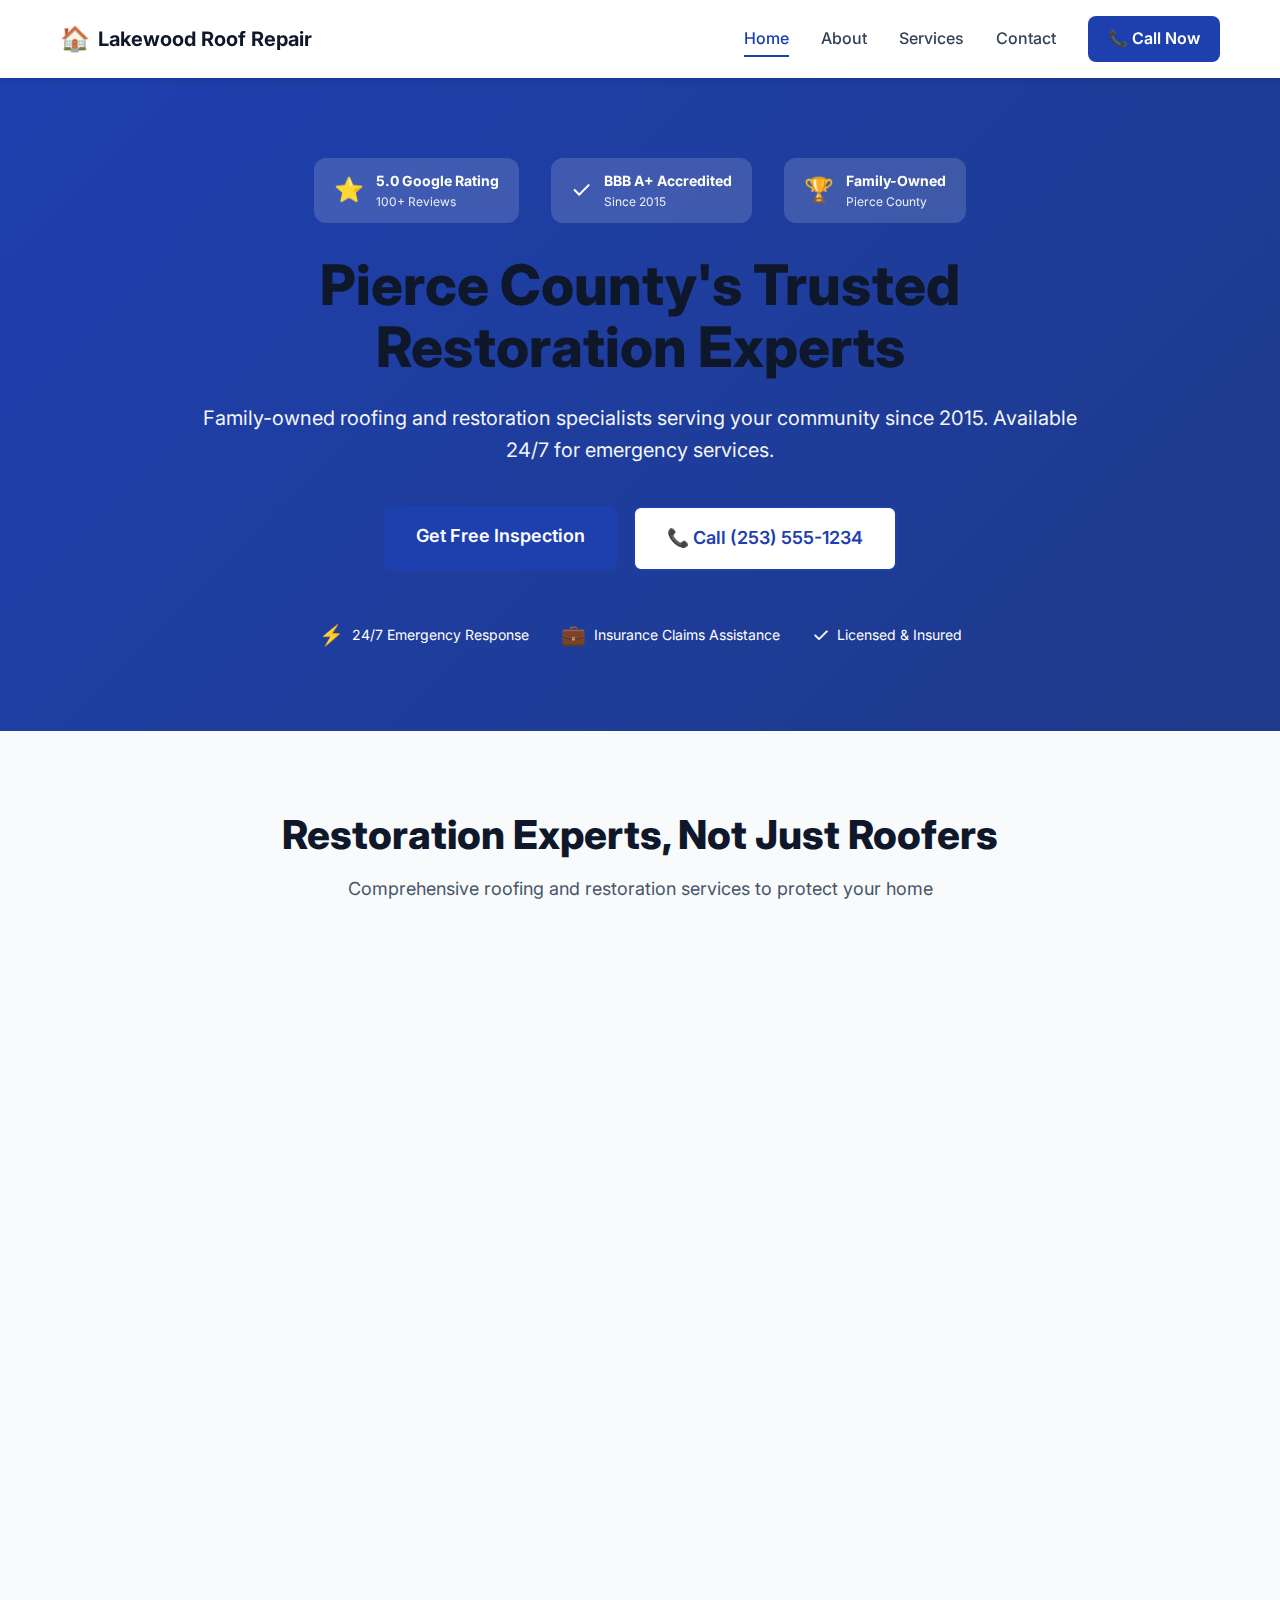
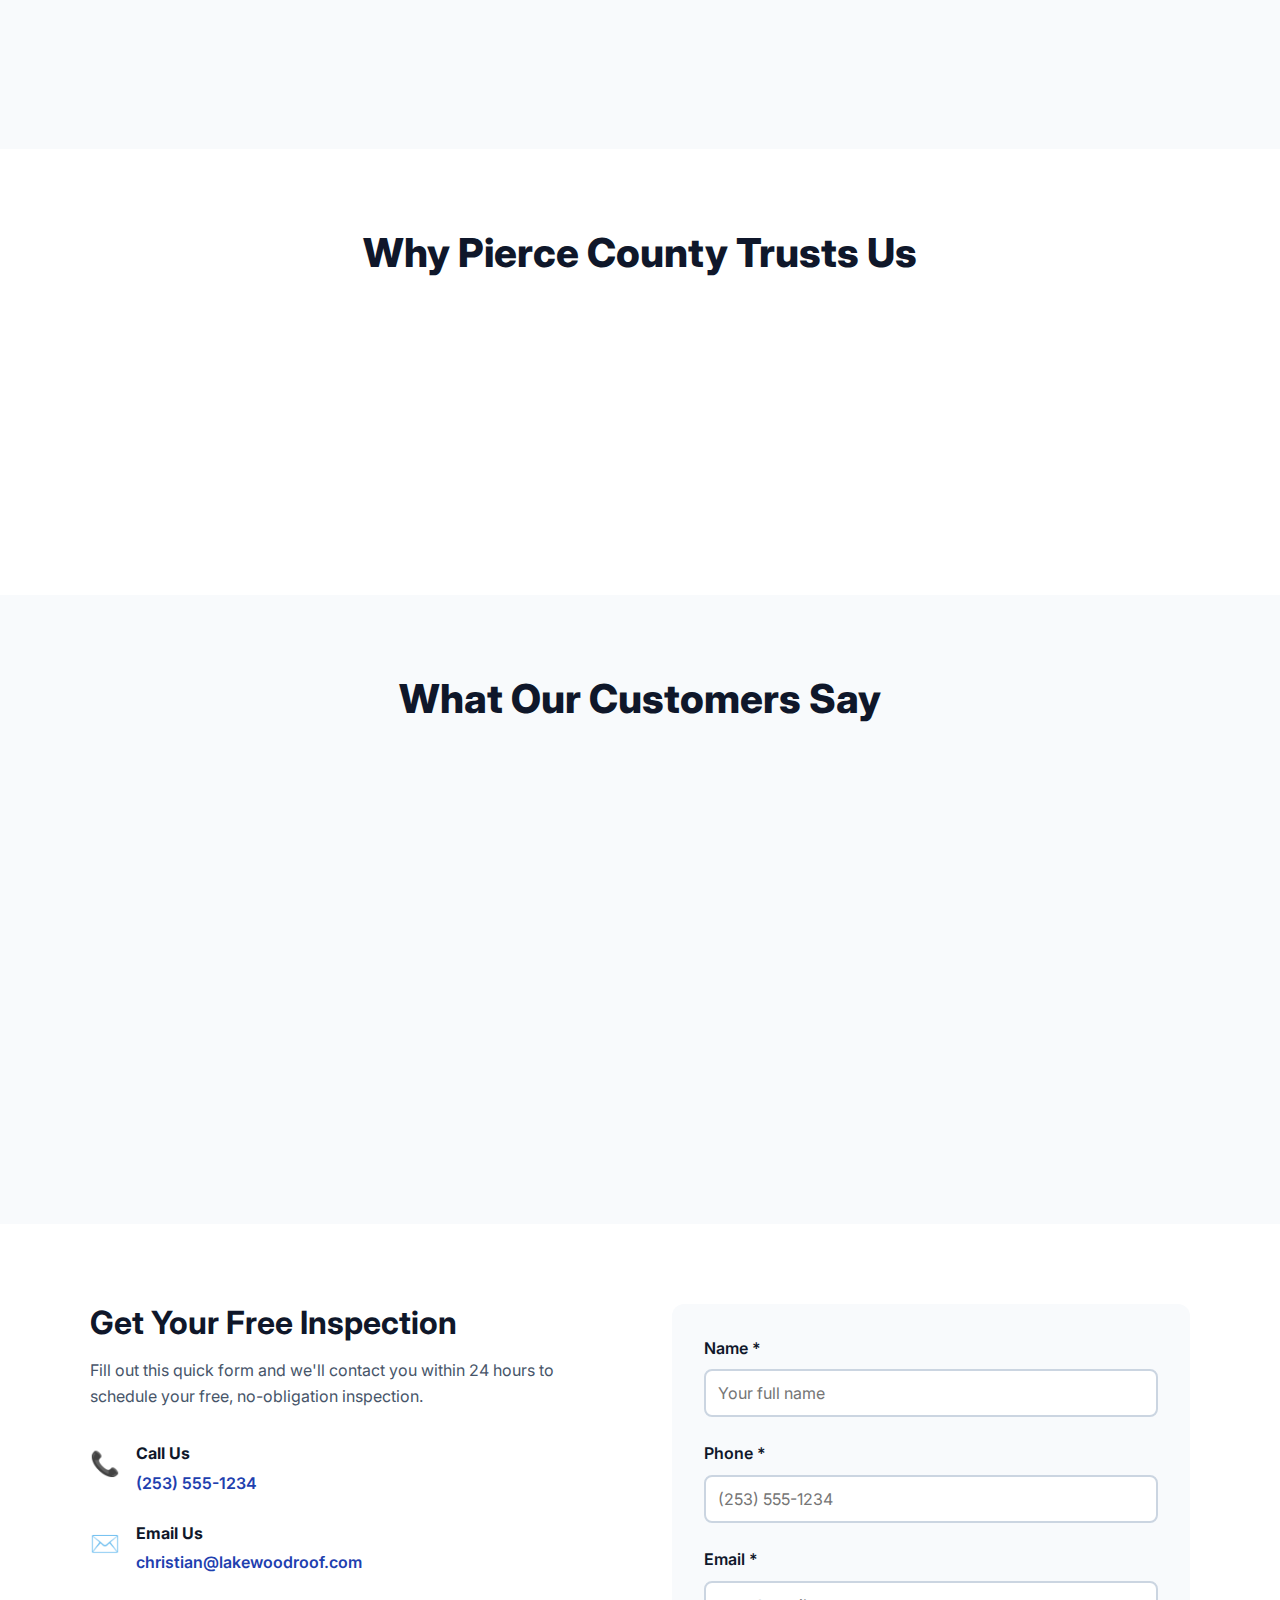
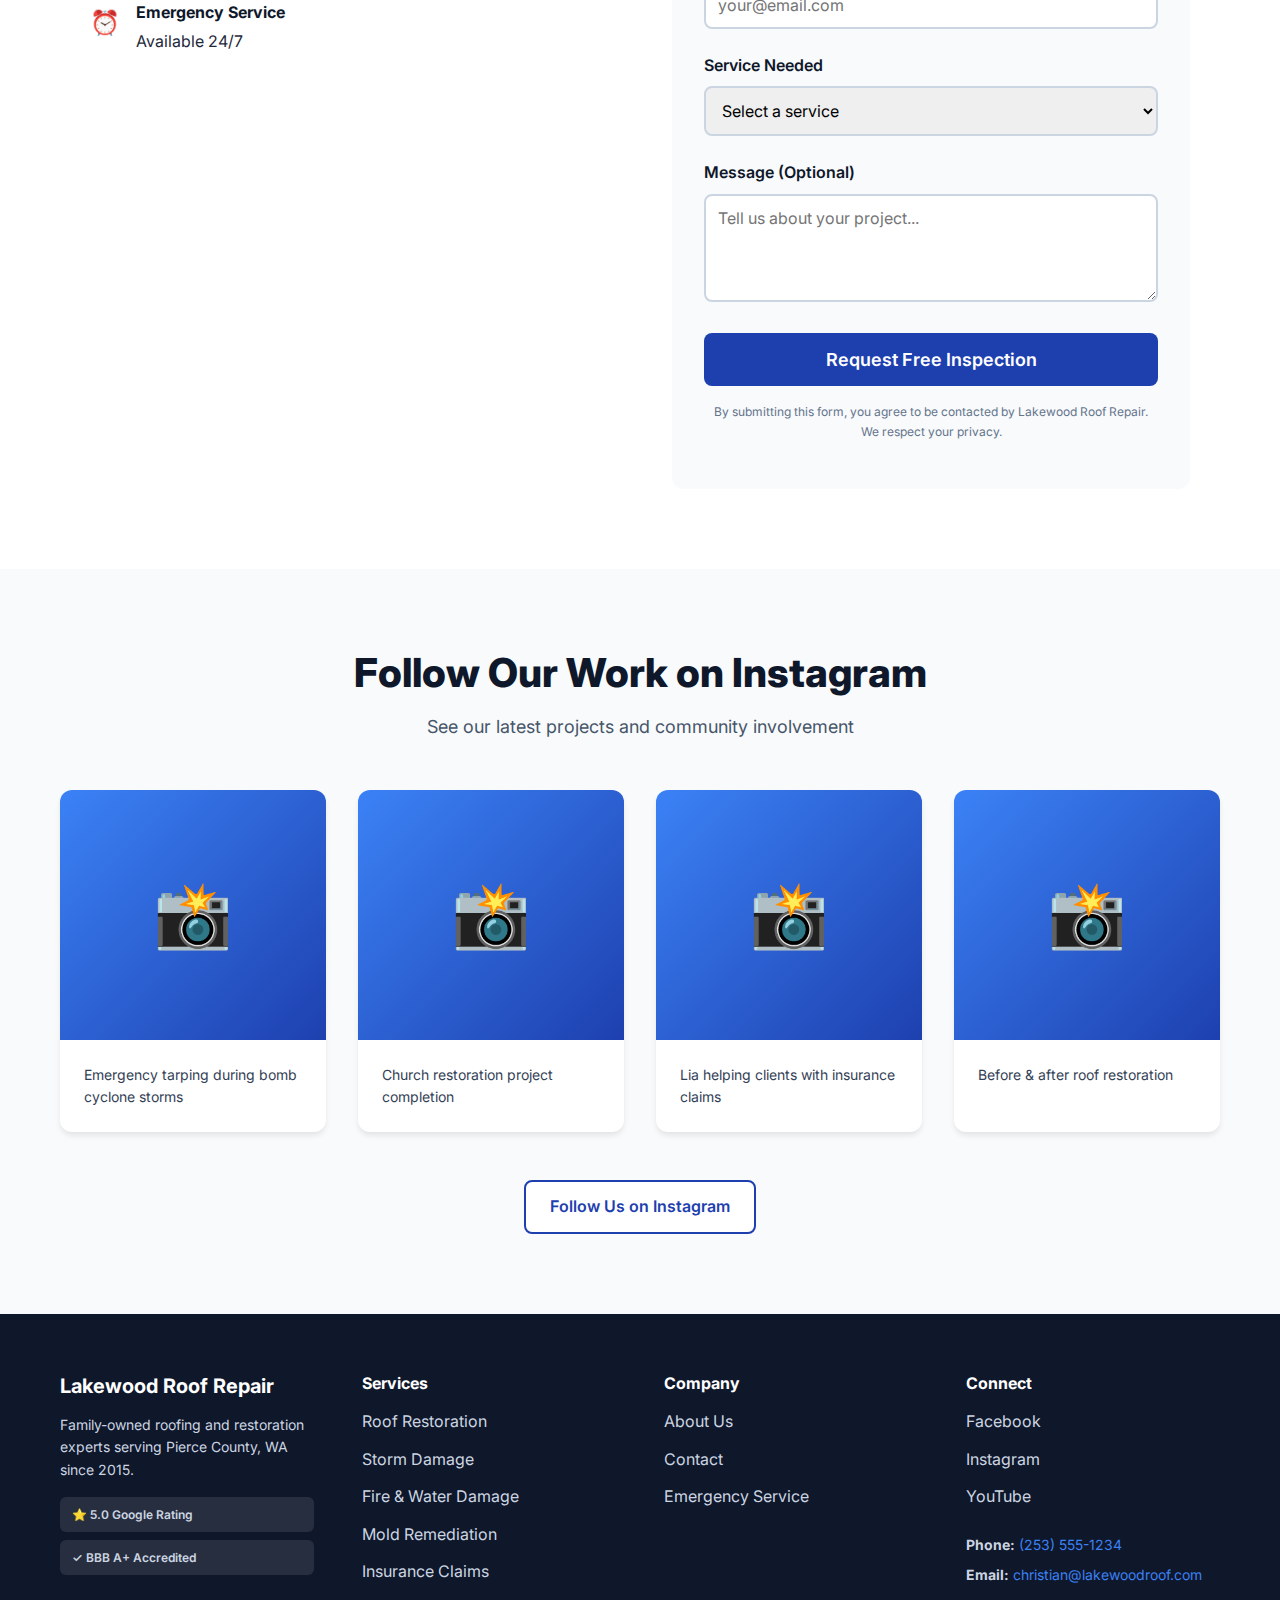
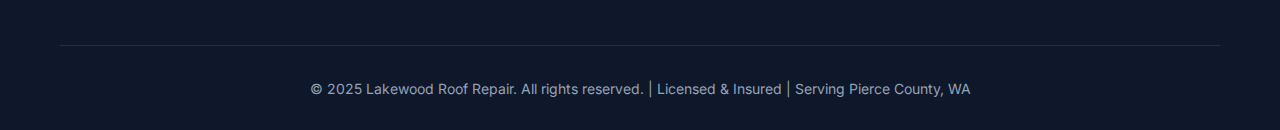
<file: index.html>
<!DOCTYPE html>
<html lang="en">
<head>
    <meta charset="UTF-8">
    <meta name="viewport" content="width=device-width, initial-scale=1.0">
    <meta name="description" content="Lakewood Roof Repair - Family-owned roofing and restoration experts serving Pierce County, WA since 2015. 5.0 Google rating, BBB A+ accredited.">
    <title>Lakewood Roof Repair | Expert Roofing & Restoration Services | Pierce County, WA</title>
    <link rel="stylesheet" href="styles.css">
    <link rel="preconnect" href="https://fonts.googleapis.com">
    <link rel="preconnect" href="https://fonts.gstatic.com" crossorigin>
    <link href="https://fonts.googleapis.com/css2?family=Inter:wght@300;400;500;600;700;800&display=swap" rel="stylesheet">
</head>
<body>
    <!-- Header -->
    <header class="header">
        <nav class="nav-container">
            <div class="logo">
                <a href="index.html">
                    <span class="logo-icon">🏠</span>
                    <span class="logo-text">Lakewood Roof Repair</span>
                </a>
            </div>
            <div class="nav-menu" id="navMenu">
                <a href="index.html" class="nav-link active">Home</a>
                <a href="about.html" class="nav-link">About</a>
                <a href="services.html" class="nav-link">Services</a>
                <a href="contact.html" class="nav-link">Contact</a>
                <a href="tel:+12535551234" class="nav-cta">📞 Call Now</a>
            </div>
            <button class="mobile-menu-toggle" id="mobileMenuToggle">
                <span></span>
                <span></span>
                <span></span>
            </button>
        </nav>
    </header>

    <!-- Hero Section -->
    <section class="hero">
        <div class="hero-content">
            <div class="trust-badges-top">
                <div class="badge">
                    <span class="badge-icon">⭐</span>
                    <div class="badge-text">
                        <strong>5.0 Google Rating</strong>
                        <span>100+ Reviews</span>
                    </div>
                </div>
                <div class="badge">
                    <span class="badge-icon">✓</span>
                    <div class="badge-text">
                        <strong>BBB A+ Accredited</strong>
                        <span>Since 2015</span>
                    </div>
                </div>
                <div class="badge">
                    <span class="badge-icon">🏆</span>
                    <div class="badge-text">
                        <strong>Family-Owned</strong>
                        <span>Pierce County</span>
                    </div>
                </div>
            </div>
            
            <h1 class="hero-title">Pierce County's Trusted Restoration Experts</h1>
            <p class="hero-subtitle">Family-owned roofing and restoration specialists serving your community since 2015. Available 24/7 for emergency services.</p>
            
            <div class="hero-cta-group">
                <a href="#contact-form" class="btn btn-primary btn-large">Get Free Inspection</a>
                <a href="tel:+12535551234" class="btn btn-secondary btn-large">📞 Call (253) 555-1234</a>
            </div>
            
            <div class="hero-features">
                <div class="feature-item">
                    <span class="feature-icon">⚡</span>
                    <span>24/7 Emergency Response</span>
                </div>
                <div class="feature-item">
                    <span class="feature-icon">💼</span>
                    <span>Insurance Claims Assistance</span>
                </div>
                <div class="feature-item">
                    <span class="feature-icon">✓</span>
                    <span>Licensed & Insured</span>
                </div>
            </div>
        </div>
    </section>

    <!-- Services Overview -->
    <section class="services-overview">
        <div class="container">
            <h2 class="section-title">Restoration Experts, Not Just Roofers</h2>
            <p class="section-subtitle">Comprehensive roofing and restoration services to protect your home</p>
            
            <div class="services-grid">
                <div class="service-card">
                    <div class="service-icon">🏠</div>
                    <h3>Roof Restoration</h3>
                    <p>Complete roof restoration services including repair, replacement, and maintenance for all roofing types.</p>
                    <a href="services.html#roof-restoration" class="service-link">Learn More →</a>
                </div>
                
                <div class="service-card">
                    <div class="service-icon">⛈️</div>
                    <h3>Storm Damage Restoration</h3>
                    <p>Expert storm damage assessment and restoration. We work directly with your insurance company.</p>
                    <a href="services.html#storm-damage" class="service-link">Learn More →</a>
                </div>
                
                <div class="service-card">
                    <div class="service-icon">🔥</div>
                    <h3>Fire & Water Damage</h3>
                    <p>Comprehensive fire and water damage restoration to get your home back to normal quickly.</p>
                    <a href="services.html#fire-water" class="service-link">Learn More →</a>
                </div>
                
                <div class="service-card">
                    <div class="service-icon">🦠</div>
                    <h3>Mold Remediation</h3>
                    <p>Professional mold inspection, removal, and prevention services to keep your family safe.</p>
                    <a href="services.html#mold" class="service-link">Learn More →</a>
                </div>
                
                <div class="service-card">
                    <div class="service-icon">📋</div>
                    <h3>Insurance Claims Help</h3>
                    <p>Navigate insurance claims with confidence. We handle the paperwork and work with adjusters.</p>
                    <a href="services.html#insurance" class="service-link">Learn More →</a>
                </div>
                
                <div class="service-card">
                    <div class="service-icon">⚡</div>
                    <h3>Emergency Services</h3>
                    <p>24/7 emergency response for urgent roofing and restoration needs. We're here when you need us.</p>
                    <a href="contact.html" class="service-link">Call Now →</a>
                </div>
            </div>
        </div>
    </section>

    <!-- Why Choose Us -->
    <section class="why-choose-us">
        <div class="container">
            <h2 class="section-title">Why Pierce County Trusts Us</h2>
            <div class="benefits-grid">
                <div class="benefit-item">
                    <div class="benefit-number">10+</div>
                    <h3>Years Experience</h3>
                    <p>Serving Pierce County since 2015 with integrity and excellence</p>
                </div>
                <div class="benefit-item">
                    <div class="benefit-number">5.0</div>
                    <h3>Google Rating</h3>
                    <p>100+ five-star reviews from satisfied homeowners</p>
                </div>
                <div class="benefit-item">
                    <div class="benefit-number">A+</div>
                    <h3>BBB Accredited</h3>
                    <p>Better Business Bureau A+ rating for quality service</p>
                </div>
                <div class="benefit-item">
                    <div class="benefit-number">24/7</div>
                    <h3>Emergency Response</h3>
                    <p>Available around the clock for urgent restoration needs</p>
                </div>
            </div>
        </div>
    </section>

    <!-- Testimonials -->
    <section class="testimonials">
        <div class="container">
            <h2 class="section-title">What Our Customers Say</h2>
            <div class="testimonials-grid">
                <div class="testimonial-card">
                    <div class="stars">⭐⭐⭐⭐⭐</div>
                    <p class="testimonial-text">"Christian and Lia were incredible throughout our church restoration project. They handled everything with the insurance company and kept us informed every step of the way. True professionals!"</p>
                    <div class="testimonial-author">
                        <strong>Congregational Christian Church of Samoa</strong>
                        <span>Restoration Project</span>
                    </div>
                </div>
                
                <div class="testimonial-card">
                    <div class="stars">⭐⭐⭐⭐⭐</div>
                    <p class="testimonial-text">"After the bomb cyclone storms, Lakewood Roofing responded immediately with emergency tarping. Their 24/7 commitment saved our home from further damage. Can't thank them enough!"</p>
                    <div class="testimonial-author">
                        <strong>Sarah M.</strong>
                        <span>Lakewood Homeowner</span>
                    </div>
                </div>
                
                <div class="testimonial-card">
                    <div class="stars">⭐⭐⭐⭐⭐</div>
                    <p class="testimonial-text">"Family-owned and it shows. Christian and his team treated our home like their own. Quality work, fair pricing, and excellent communication throughout the entire roof replacement."</p>
                    <div class="testimonial-author">
                        <strong>Mike & Jennifer T.</strong>
                        <span>Pierce County Residents</span>
                    </div>
                </div>
            </div>
        </div>
    </section>

    <!-- Contact Form Section -->
    <section class="contact-form-section" id="contact-form">
        <div class="container">
            <div class="contact-form-wrapper">
                <div class="contact-form-content">
                    <h2>Get Your Free Inspection</h2>
                    <p>Fill out this quick form and we'll contact you within 24 hours to schedule your free, no-obligation inspection.</p>
                    
                    <div class="contact-info-items">
                        <div class="contact-info-item">
                            <span class="contact-icon">📞</span>
                            <div>
                                <strong>Call Us</strong>
                                <a href="tel:+12535551234">(253) 555-1234</a>
                            </div>
                        </div>
                        <div class="contact-info-item">
                            <span class="contact-icon">✉️</span>
                            <div>
                                <strong>Email Us</strong>
                                <a href="mailto:christian@lakewoodroof.com">christian@lakewoodroof.com</a>
                            </div>
                        </div>
                        <div class="contact-info-item">
                            <span class="contact-icon">⏰</span>
                            <div>
                                <strong>Emergency Service</strong>
                                <span>Available 24/7</span>
                            </div>
                        </div>
                    </div>
                </div>
                
                <form class="contact-form" id="contactForm">
                    <div class="form-group">
                        <label for="name">Name *</label>
                        <input type="text" id="name" name="name" required placeholder="Your full name">
                    </div>
                    
                    <div class="form-group">
                        <label for="phone">Phone *</label>
                        <input type="tel" id="phone" name="phone" required placeholder="(253) 555-1234">
                    </div>
                    
                    <div class="form-group">
                        <label for="email">Email *</label>
                        <input type="email" id="email" name="email" required placeholder="your@email.com">
                    </div>
                    
                    <div class="form-group">
                        <label for="service">Service Needed</label>
                        <select id="service" name="service">
                            <option value="">Select a service</option>
                            <option value="roof-inspection">Free Roof Inspection</option>
                            <option value="roof-repair">Roof Repair</option>
                            <option value="roof-replacement">Roof Replacement</option>
                            <option value="storm-damage">Storm Damage</option>
                            <option value="emergency">Emergency Service</option>
                            <option value="other">Other</option>
                        </select>
                    </div>
                    
                    <div class="form-group">
                        <label for="message">Message (Optional)</label>
                        <textarea id="message" name="message" rows="4" placeholder="Tell us about your project..."></textarea>
                    </div>
                    
                    <button type="submit" class="btn btn-primary btn-large btn-full">Request Free Inspection</button>
                    
                    <p class="form-disclaimer">By submitting this form, you agree to be contacted by Lakewood Roof Repair. We respect your privacy.</p>
                </form>
            </div>
        </div>
    </section>

    <!-- Social Media Feed -->
    <section class="social-feed">
        <div class="container">
            <h2 class="section-title">Follow Our Work on Instagram</h2>
            <p class="section-subtitle">See our latest projects and community involvement</p>
            
            <div class="social-grid">
                <div class="social-card">
                    <div class="social-image-placeholder">📸</div>
                    <p>Emergency tarping during bomb cyclone storms</p>
                </div>
                <div class="social-card">
                    <div class="social-image-placeholder">📸</div>
                    <p>Church restoration project completion</p>
                </div>
                <div class="social-card">
                    <div class="social-image-placeholder">📸</div>
                    <p>Lia helping clients with insurance claims</p>
                </div>
                <div class="social-card">
                    <div class="social-image-placeholder">📸</div>
                    <p>Before & after roof restoration</p>
                </div>
            </div>
            
            <div class="social-cta">
                <a href="https://www.instagram.com/lakewoodroofing/" target="_blank" class="btn btn-secondary">Follow Us on Instagram</a>
            </div>
        </div>
    </section>

    <!-- Footer -->
    <footer class="footer">
        <div class="container">
            <div class="footer-grid">
                <div class="footer-column">
                    <h3>Lakewood Roof Repair</h3>
                    <p>Family-owned roofing and restoration experts serving Pierce County, WA since 2015.</p>
                    <div class="footer-badges">
                        <span class="footer-badge">⭐ 5.0 Google Rating</span>
                        <span class="footer-badge">✓ BBB A+ Accredited</span>
                    </div>
                </div>
                
                <div class="footer-column">
                    <h4>Services</h4>
                    <ul>
                        <li><a href="services.html#roof-restoration">Roof Restoration</a></li>
                        <li><a href="services.html#storm-damage">Storm Damage</a></li>
                        <li><a href="services.html#fire-water">Fire & Water Damage</a></li>
                        <li><a href="services.html#mold">Mold Remediation</a></li>
                        <li><a href="services.html#insurance">Insurance Claims</a></li>
                    </ul>
                </div>
                
                <div class="footer-column">
                    <h4>Company</h4>
                    <ul>
                        <li><a href="about.html">About Us</a></li>
                        <li><a href="contact.html">Contact</a></li>
                        <li><a href="tel:+12535551234">Emergency Service</a></li>
                    </ul>
                </div>
                
                <div class="footer-column">
                    <h4>Connect</h4>
                    <div class="social-links">
                        <a href="https://www.facebook.com/lakewoodroofingwa" target="_blank" class="social-link">Facebook</a>
                        <a href="https://www.instagram.com/lakewoodroofing/" target="_blank" class="social-link">Instagram</a>
                        <a href="https://www.youtube.com/@lakewoodroofing" target="_blank" class="social-link">YouTube</a>
                    </div>
                    <div class="footer-contact">
                        <p><strong>Phone:</strong> <a href="tel:+12535551234">(253) 555-1234</a></p>
                        <p><strong>Email:</strong> <a href="mailto:christian@lakewoodroof.com">christian@lakewoodroof.com</a></p>
                    </div>
                </div>
            </div>
            
            <div class="footer-bottom">
                <p>&copy; 2025 Lakewood Roof Repair. All rights reserved. | Licensed & Insured | Serving Pierce County, WA</p>
            </div>
        </div>
    </footer>

    <script src="script.js"></script>
</body>
</html>
</file>
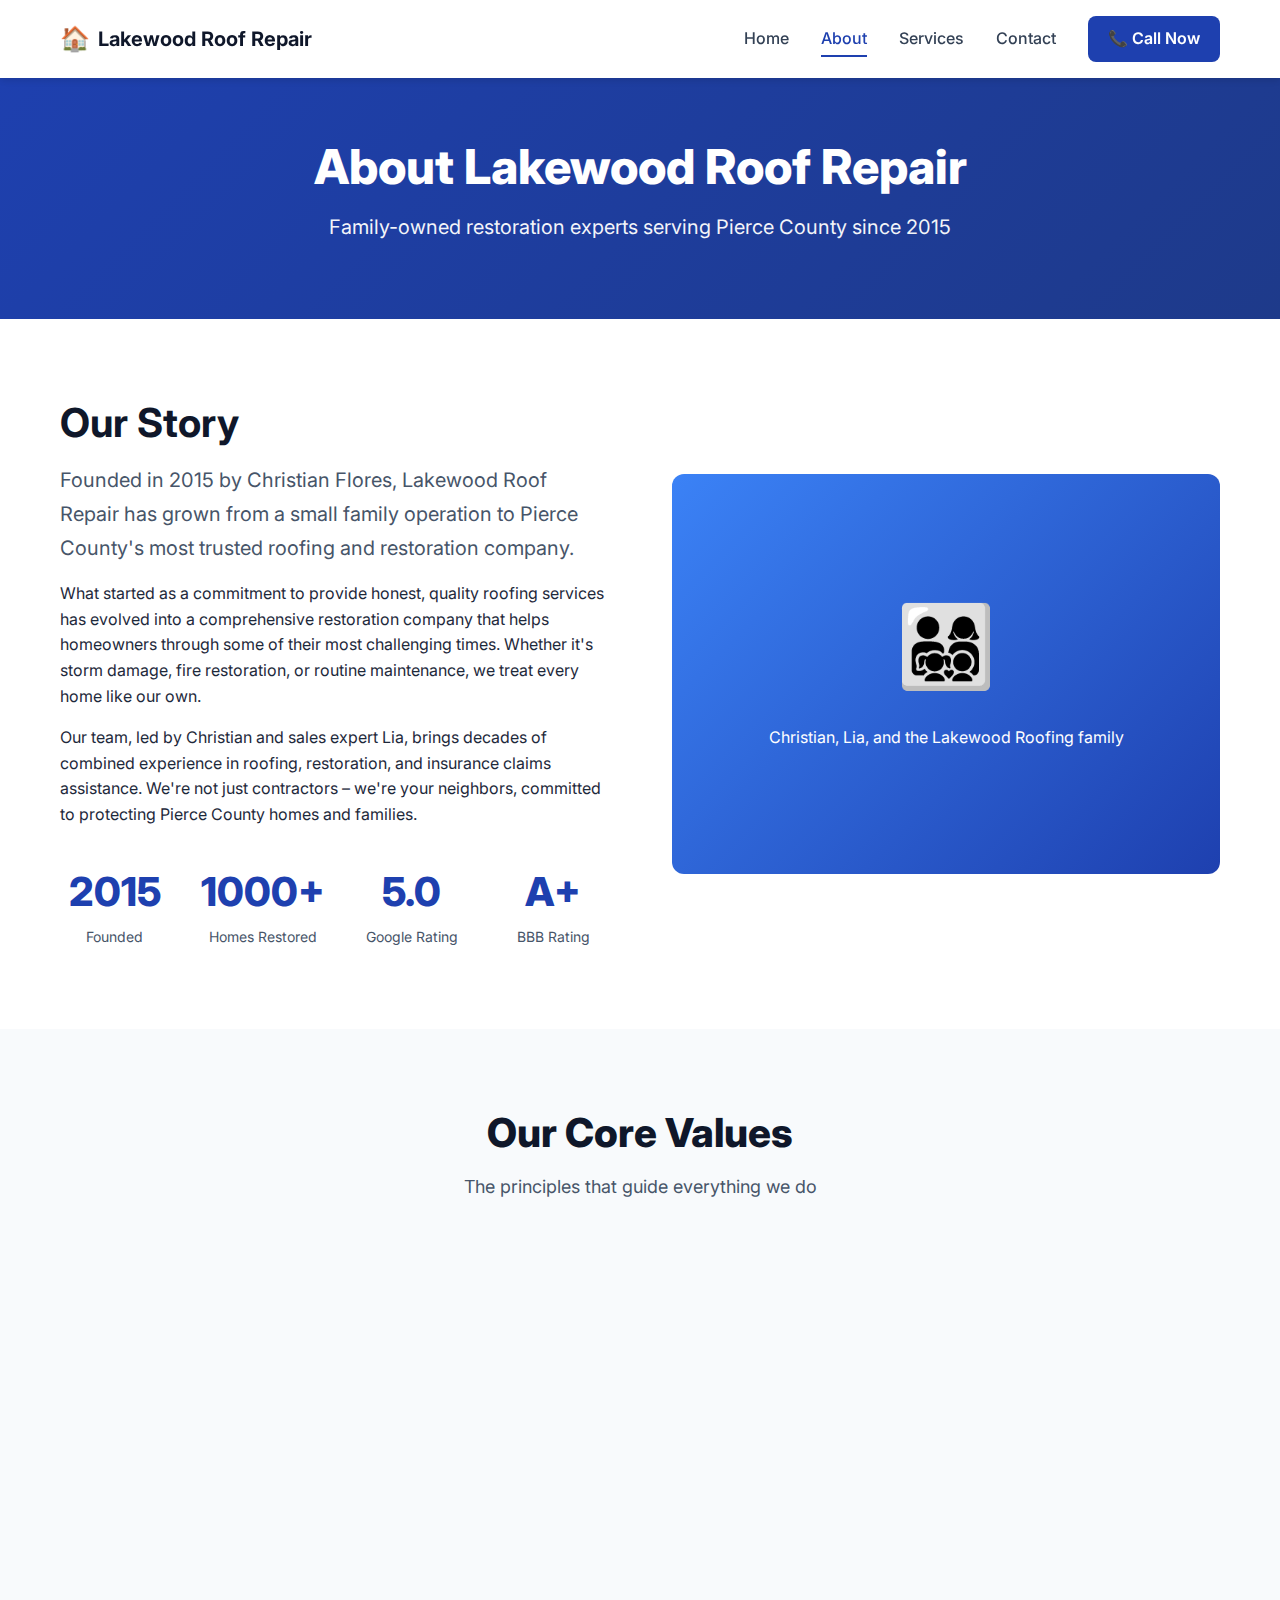
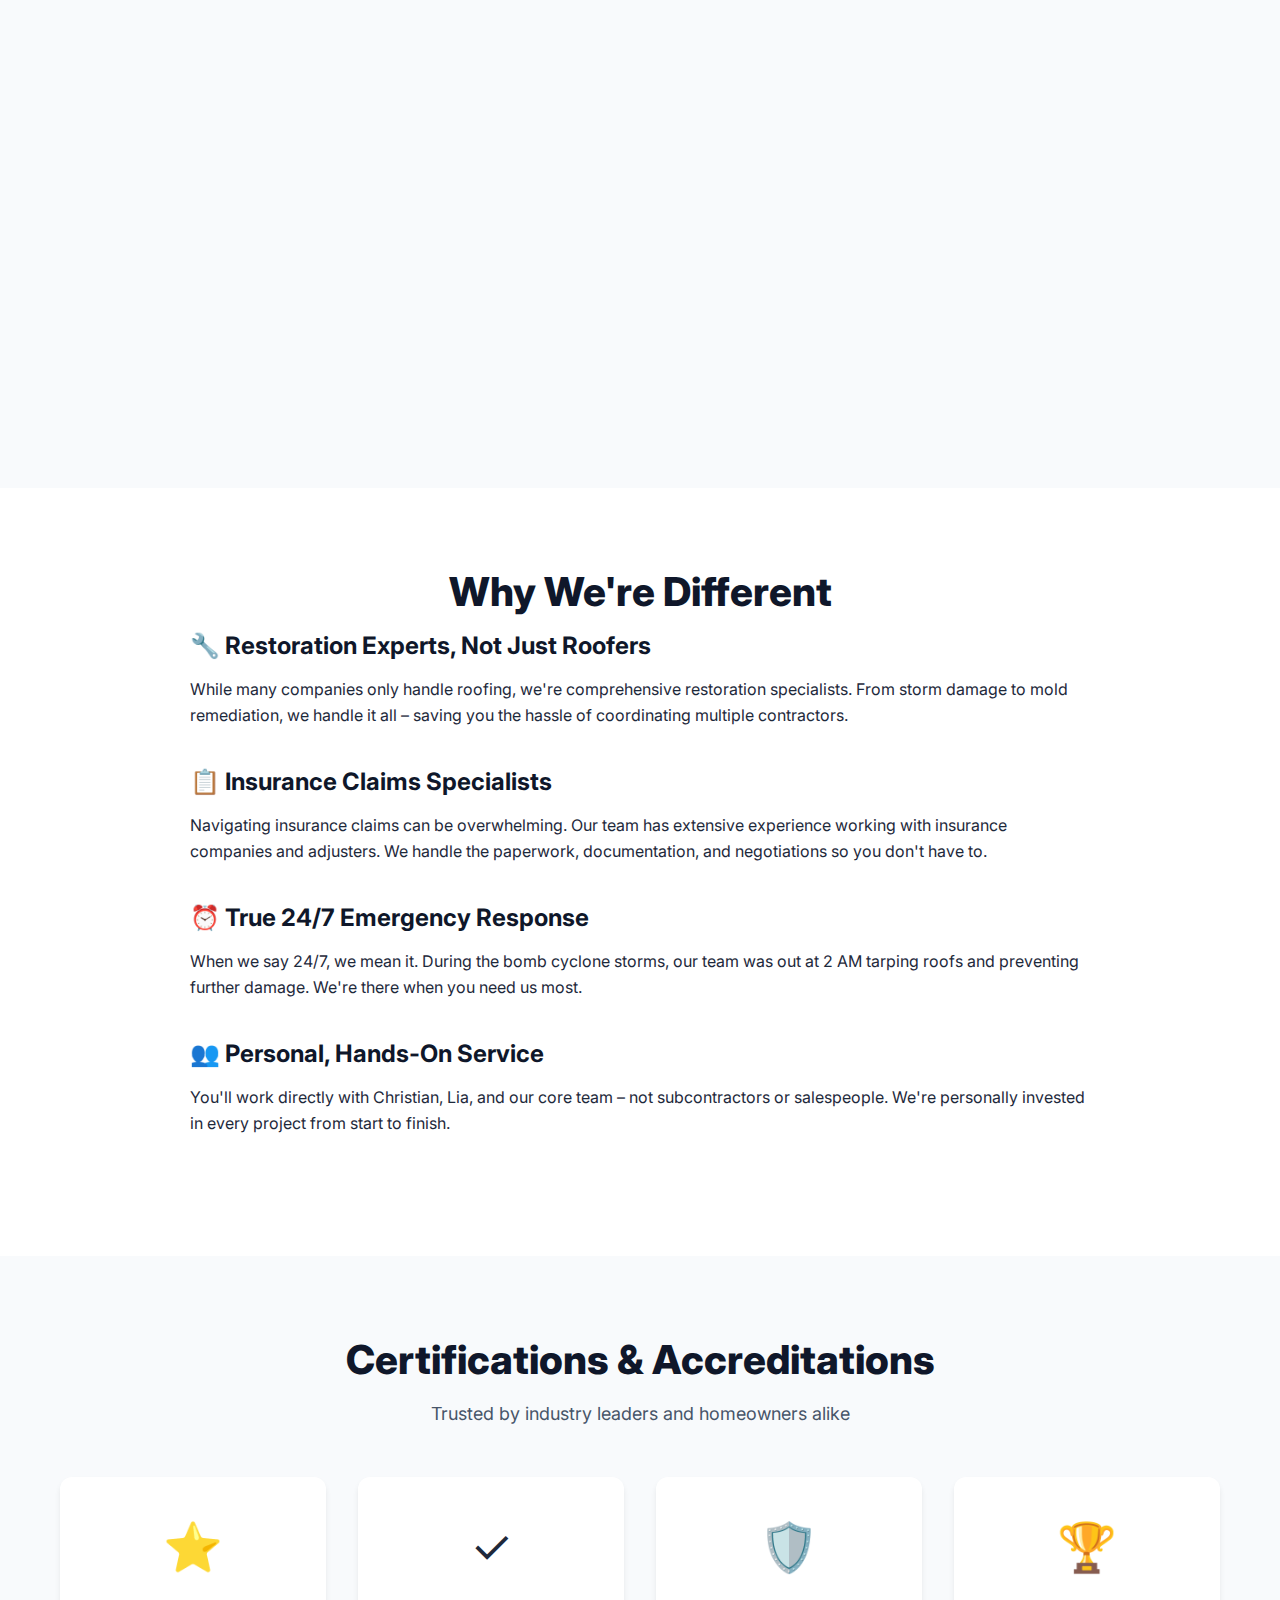
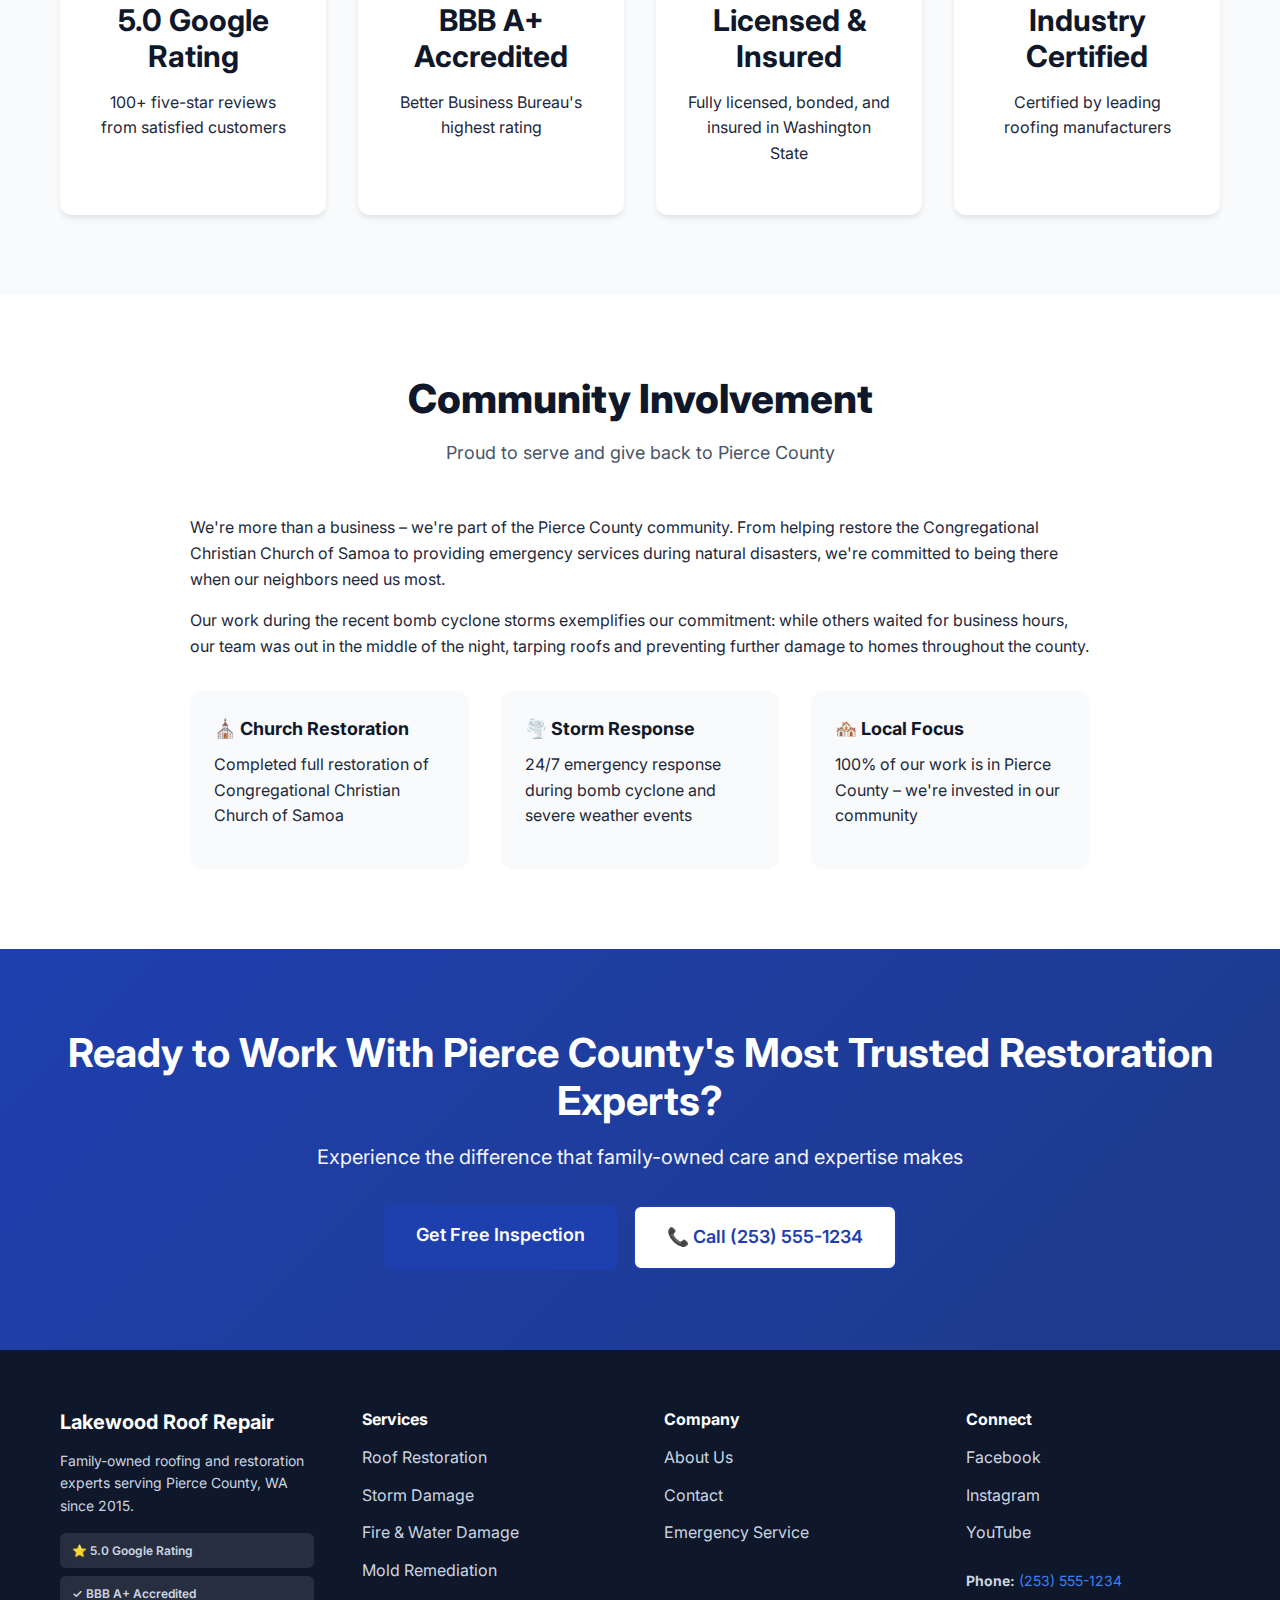
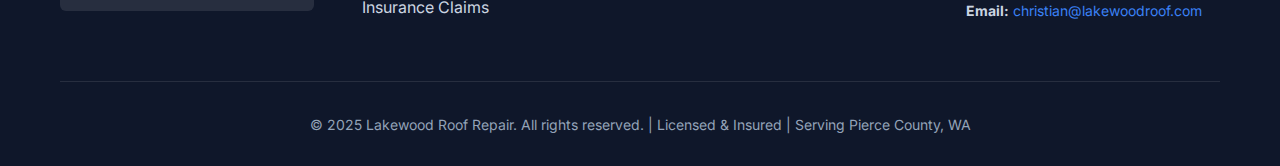
<file: about.html>
<!DOCTYPE html>
<html lang="en">
<head>
    <meta charset="UTF-8">
    <meta name="viewport" content="width=device-width, initial-scale=1.0">
    <meta name="description" content="Learn about Lakewood Roof Repair - Family-owned since 2015, serving Pierce County with integrity and excellence.">
    <title>About Us | Lakewood Roof Repair | Pierce County's Trusted Experts</title>
    <link rel="stylesheet" href="styles.css">
    <link rel="preconnect" href="https://fonts.googleapis.com">
    <link rel="preconnect" href="https://fonts.gstatic.com" crossorigin>
    <link href="https://fonts.googleapis.com/css2?family=Inter:wght@300;400;500;600;700;800&display=swap" rel="stylesheet">
</head>
<body>
    <!-- Header -->
    <header class="header">
        <nav class="nav-container">
            <div class="logo">
                <a href="index.html">
                    <span class="logo-icon">🏠</span>
                    <span class="logo-text">Lakewood Roof Repair</span>
                </a>
            </div>
            <div class="nav-menu" id="navMenu">
                <a href="index.html" class="nav-link">Home</a>
                <a href="about.html" class="nav-link active">About</a>
                <a href="services.html" class="nav-link">Services</a>
                <a href="contact.html" class="nav-link">Contact</a>
                <a href="tel:+12535551234" class="nav-cta">📞 Call Now</a>
            </div>
            <button class="mobile-menu-toggle" id="mobileMenuToggle">
                <span></span>
                <span></span>
                <span></span>
            </button>
        </nav>
    </header>

    <!-- Page Hero -->
    <section class="page-hero">
        <div class="container">
            <h1>About Lakewood Roof Repair</h1>
            <p>Family-owned restoration experts serving Pierce County since 2015</p>
        </div>
    </section>

    <!-- Our Story -->
    <section class="our-story">
        <div class="container">
            <div class="story-grid">
                <div class="story-content">
                    <h2>Our Story</h2>
                    <p class="lead">Founded in 2015 by Christian Flores, Lakewood Roof Repair has grown from a small family operation to Pierce County's most trusted roofing and restoration company.</p>
                    
                    <p>What started as a commitment to provide honest, quality roofing services has evolved into a comprehensive restoration company that helps homeowners through some of their most challenging times. Whether it's storm damage, fire restoration, or routine maintenance, we treat every home like our own.</p>
                    
                    <p>Our team, led by Christian and sales expert Lia, brings decades of combined experience in roofing, restoration, and insurance claims assistance. We're not just contractors – we're your neighbors, committed to protecting Pierce County homes and families.</p>
                    
                    <div class="story-stats">
                        <div class="stat">
                            <strong>2015</strong>
                            <span>Founded</span>
                        </div>
                        <div class="stat">
                            <strong>1000+</strong>
                            <span>Homes Restored</span>
                        </div>
                        <div class="stat">
                            <strong>5.0</strong>
                            <span>Google Rating</span>
                        </div>
                        <div class="stat">
                            <strong>A+</strong>
                            <span>BBB Rating</span>
                        </div>
                    </div>
                </div>
                
                <div class="story-image">
                    <div class="image-placeholder">
                        <span>👨‍👩‍👧‍👦</span>
                        <p>Christian, Lia, and the Lakewood Roofing family</p>
                    </div>
                </div>
            </div>
        </div>
    </section>

    <!-- Our Values -->
    <section class="our-values">
        <div class="container">
            <h2 class="section-title">Our Core Values</h2>
            <p class="section-subtitle">The principles that guide everything we do</p>
            
            <div class="values-grid">
                <div class="value-card">
                    <div class="value-icon">🤝</div>
                    <h3>Integrity First</h3>
                    <p>We believe in honest assessments, transparent pricing, and doing what's right for our customers – even when it means less profit for us.</p>
                </div>
                
                <div class="value-card">
                    <div class="value-icon">👨‍👩‍👧‍👦</div>
                    <h3>Family-Owned Care</h3>
                    <p>As a family business, we understand the importance of home. We treat every project with the care and attention we'd give our own family's home.</p>
                </div>
                
                <div class="value-card">
                    <div class="value-icon">🏆</div>
                    <h3>Quality Craftsmanship</h3>
                    <p>We take pride in our work and stand behind it. Every project is completed to the highest standards with attention to detail.</p>
                </div>
                
                <div class="value-card">
                    <div class="value-icon">🏘️</div>
                    <h3>Community Commitment</h3>
                    <p>Pierce County is our home. We're invested in our community and committed to being here for the long haul.</p>
                </div>
                
                <div class="value-card">
                    <div class="value-icon">⚡</div>
                    <h3>Responsive Service</h3>
                    <p>When disaster strikes, we're there. Our 24/7 emergency response ensures you're never alone in a crisis.</p>
                </div>
                
                <div class="value-card">
                    <div class="value-icon">💼</div>
                    <h3>Expert Guidance</h3>
                    <p>From insurance claims to material selection, we guide you through every step with expertise and patience.</p>
                </div>
            </div>
        </div>
    </section>

    <!-- Why We're Different -->
    <section class="why-different">
        <div class="container">
            <h2 class="section-title">Why We're Different</h2>
            <div class="different-content">
                <div class="different-item">
                    <h3>🔧 Restoration Experts, Not Just Roofers</h3>
                    <p>While many companies only handle roofing, we're comprehensive restoration specialists. From storm damage to mold remediation, we handle it all – saving you the hassle of coordinating multiple contractors.</p>
                </div>
                
                <div class="different-item">
                    <h3>📋 Insurance Claims Specialists</h3>
                    <p>Navigating insurance claims can be overwhelming. Our team has extensive experience working with insurance companies and adjusters. We handle the paperwork, documentation, and negotiations so you don't have to.</p>
                </div>
                
                <div class="different-item">
                    <h3>⏰ True 24/7 Emergency Response</h3>
                    <p>When we say 24/7, we mean it. During the bomb cyclone storms, our team was out at 2 AM tarping roofs and preventing further damage. We're there when you need us most.</p>
                </div>
                
                <div class="different-item">
                    <h3>👥 Personal, Hands-On Service</h3>
                    <p>You'll work directly with Christian, Lia, and our core team – not subcontractors or salespeople. We're personally invested in every project from start to finish.</p>
                </div>
            </div>
        </div>
    </section>

    <!-- Certifications & Accreditations -->
    <section class="certifications">
        <div class="container">
            <h2 class="section-title">Certifications & Accreditations</h2>
            <p class="section-subtitle">Trusted by industry leaders and homeowners alike</p>
            
            <div class="cert-grid">
                <div class="cert-card">
                    <div class="cert-icon">⭐</div>
                    <h3>5.0 Google Rating</h3>
                    <p>100+ five-star reviews from satisfied customers</p>
                </div>
                
                <div class="cert-card">
                    <div class="cert-icon">✓</div>
                    <h3>BBB A+ Accredited</h3>
                    <p>Better Business Bureau's highest rating</p>
                </div>
                
                <div class="cert-card">
                    <div class="cert-icon">🛡️</div>
                    <h3>Licensed & Insured</h3>
                    <p>Fully licensed, bonded, and insured in Washington State</p>
                </div>
                
                <div class="cert-card">
                    <div class="cert-icon">🏆</div>
                    <h3>Industry Certified</h3>
                    <p>Certified by leading roofing manufacturers</p>
                </div>
            </div>
        </div>
    </section>

    <!-- Community Involvement -->
    <section class="community">
        <div class="container">
            <h2 class="section-title">Community Involvement</h2>
            <p class="section-subtitle">Proud to serve and give back to Pierce County</p>
            
            <div class="community-content">
                <p>We're more than a business – we're part of the Pierce County community. From helping restore the Congregational Christian Church of Samoa to providing emergency services during natural disasters, we're committed to being there when our neighbors need us most.</p>
                
                <p>Our work during the recent bomb cyclone storms exemplifies our commitment: while others waited for business hours, our team was out in the middle of the night, tarping roofs and preventing further damage to homes throughout the county.</p>
                
                <div class="community-highlights">
                    <div class="highlight">
                        <strong>⛪ Church Restoration</strong>
                        <p>Completed full restoration of Congregational Christian Church of Samoa</p>
                    </div>
                    <div class="highlight">
                        <strong>🌪️ Storm Response</strong>
                        <p>24/7 emergency response during bomb cyclone and severe weather events</p>
                    </div>
                    <div class="highlight">
                        <strong>🏘️ Local Focus</strong>
                        <p>100% of our work is in Pierce County – we're invested in our community</p>
                    </div>
                </div>
            </div>
        </div>
    </section>

    <!-- CTA Section -->
    <section class="cta-section">
        <div class="container">
            <h2>Ready to Work With Pierce County's Most Trusted Restoration Experts?</h2>
            <p>Experience the difference that family-owned care and expertise makes</p>
            <div class="cta-buttons">
                <a href="contact.html" class="btn btn-primary btn-large">Get Free Inspection</a>
                <a href="tel:+12535551234" class="btn btn-secondary btn-large">📞 Call (253) 555-1234</a>
            </div>
        </div>
    </section>

    <!-- Footer -->
    <footer class="footer">
        <div class="container">
            <div class="footer-grid">
                <div class="footer-column">
                    <h3>Lakewood Roof Repair</h3>
                    <p>Family-owned roofing and restoration experts serving Pierce County, WA since 2015.</p>
                    <div class="footer-badges">
                        <span class="footer-badge">⭐ 5.0 Google Rating</span>
                        <span class="footer-badge">✓ BBB A+ Accredited</span>
                    </div>
                </div>
                
                <div class="footer-column">
                    <h4>Services</h4>
                    <ul>
                        <li><a href="services.html#roof-restoration">Roof Restoration</a></li>
                        <li><a href="services.html#storm-damage">Storm Damage</a></li>
                        <li><a href="services.html#fire-water">Fire & Water Damage</a></li>
                        <li><a href="services.html#mold">Mold Remediation</a></li>
                        <li><a href="services.html#insurance">Insurance Claims</a></li>
                    </ul>
                </div>
                
                <div class="footer-column">
                    <h4>Company</h4>
                    <ul>
                        <li><a href="about.html">About Us</a></li>
                        <li><a href="contact.html">Contact</a></li>
                        <li><a href="tel:+12535551234">Emergency Service</a></li>
                    </ul>
                </div>
                
                <div class="footer-column">
                    <h4>Connect</h4>
                    <div class="social-links">
                        <a href="https://www.facebook.com/lakewoodroofingwa" target="_blank" class="social-link">Facebook</a>
                        <a href="https://www.instagram.com/lakewoodroofing/" target="_blank" class="social-link">Instagram</a>
                        <a href="https://www.youtube.com/@lakewoodroofing" target="_blank" class="social-link">YouTube</a>
                    </div>
                    <div class="footer-contact">
                        <p><strong>Phone:</strong> <a href="tel:+12535551234">(253) 555-1234</a></p>
                        <p><strong>Email:</strong> <a href="mailto:christian@lakewoodroof.com">christian@lakewoodroof.com</a></p>
                    </div>
                </div>
            </div>
            
            <div class="footer-bottom">
                <p>&copy; 2025 Lakewood Roof Repair. All rights reserved. | Licensed & Insured | Serving Pierce County, WA</p>
            </div>
        </div>
    </footer>

    <script src="script.js"></script>
</body>
</html>
</file>
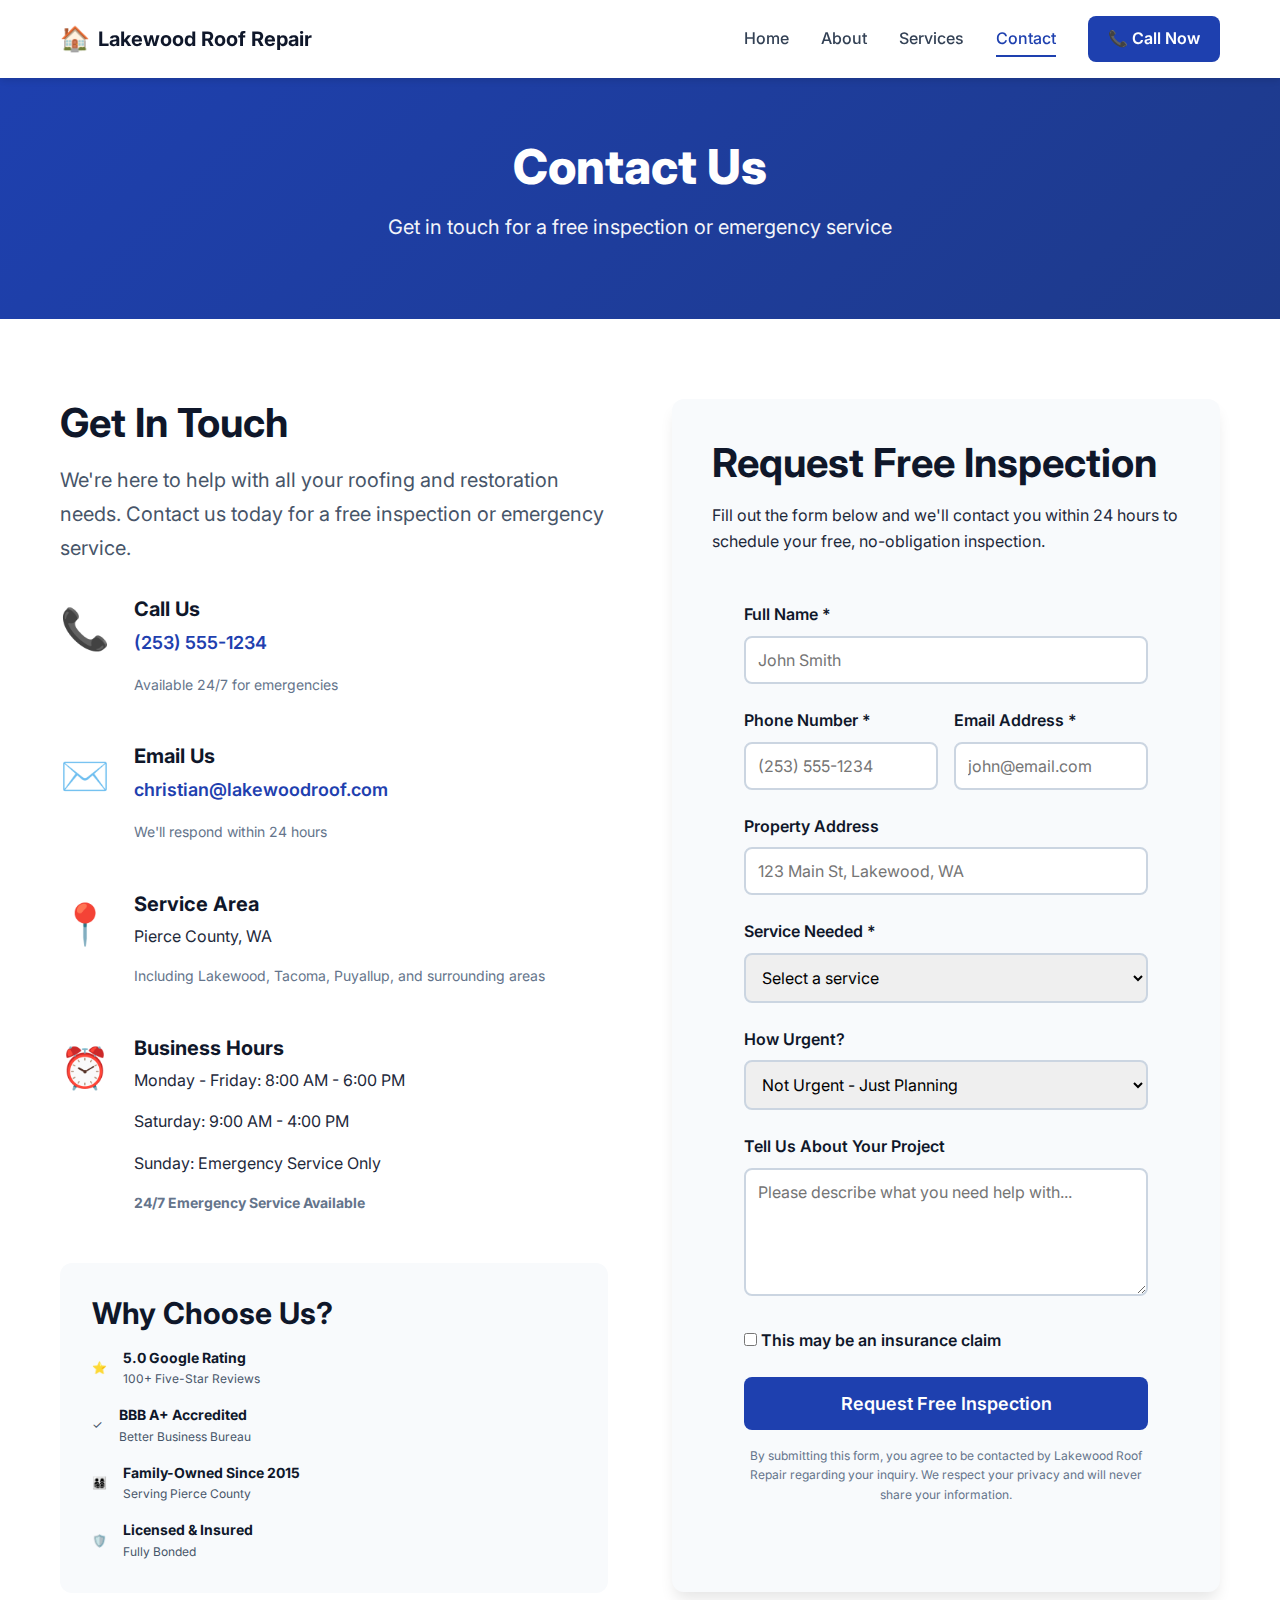
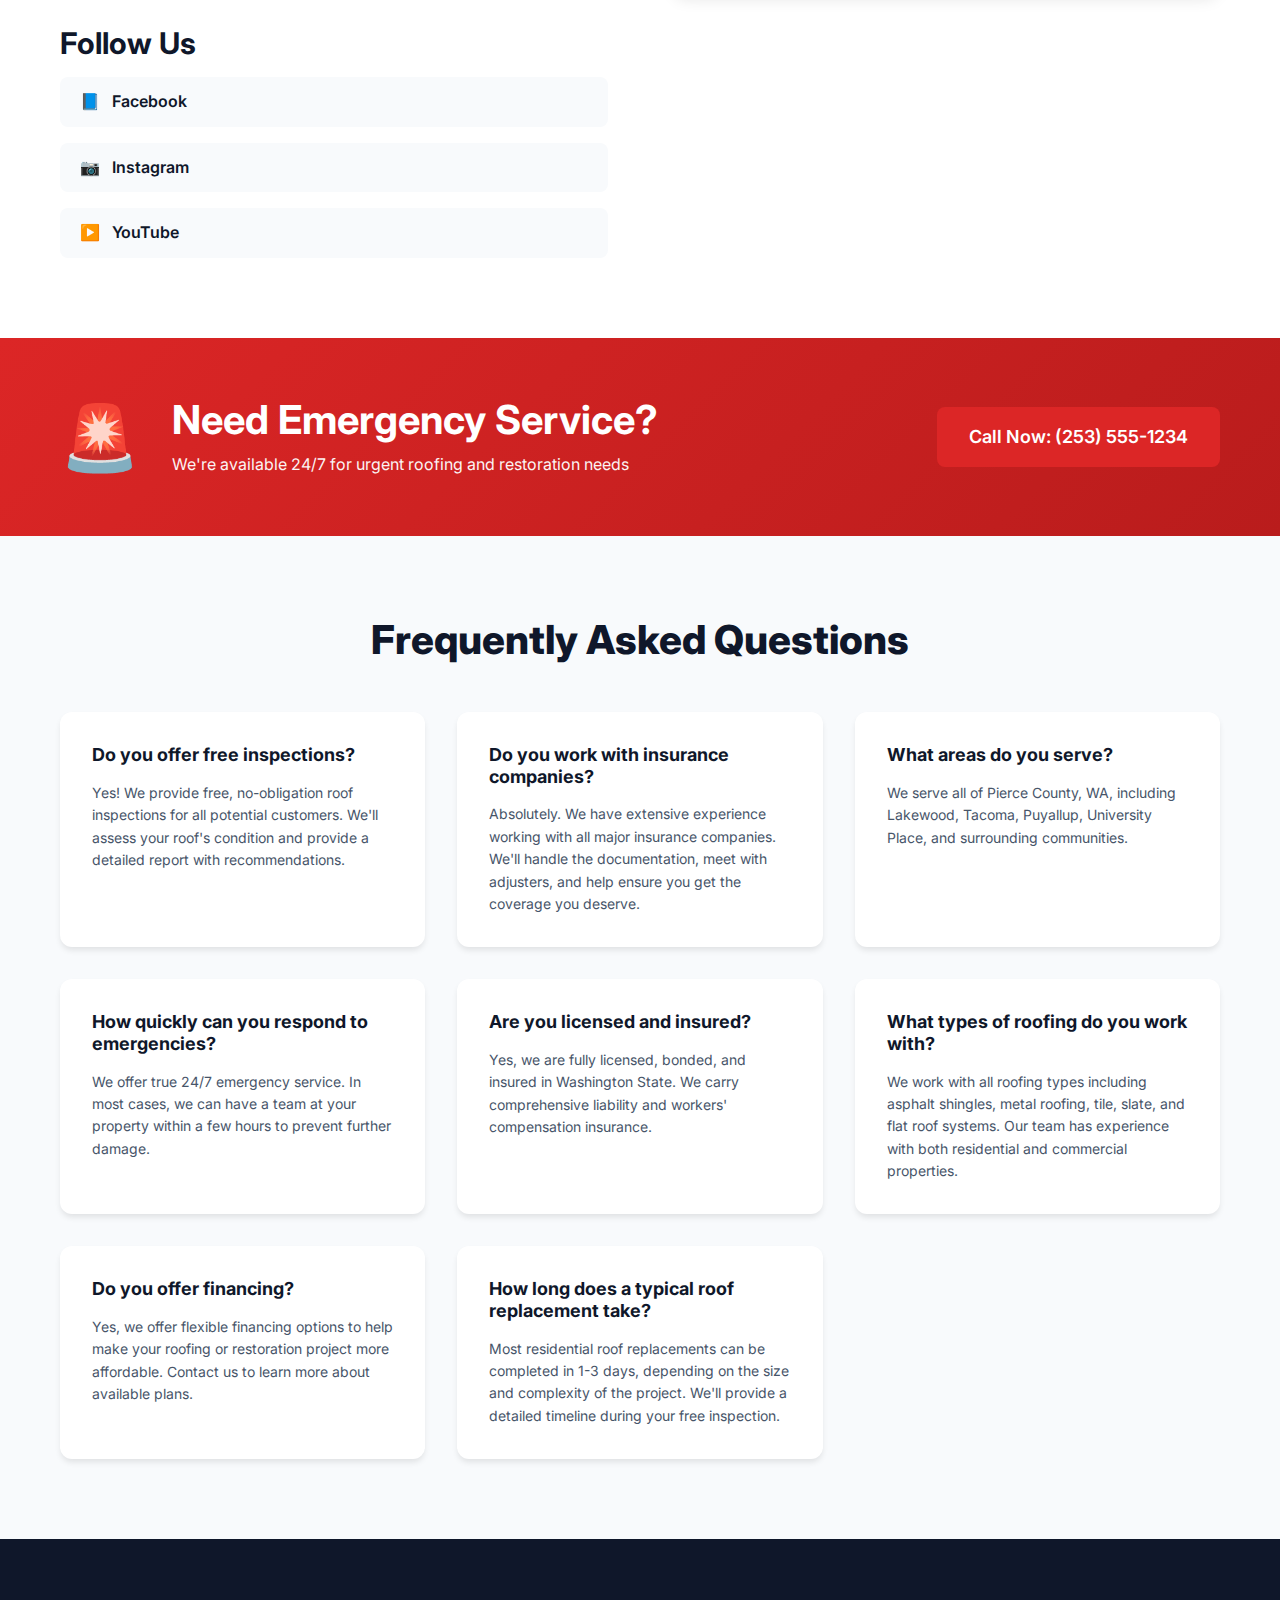
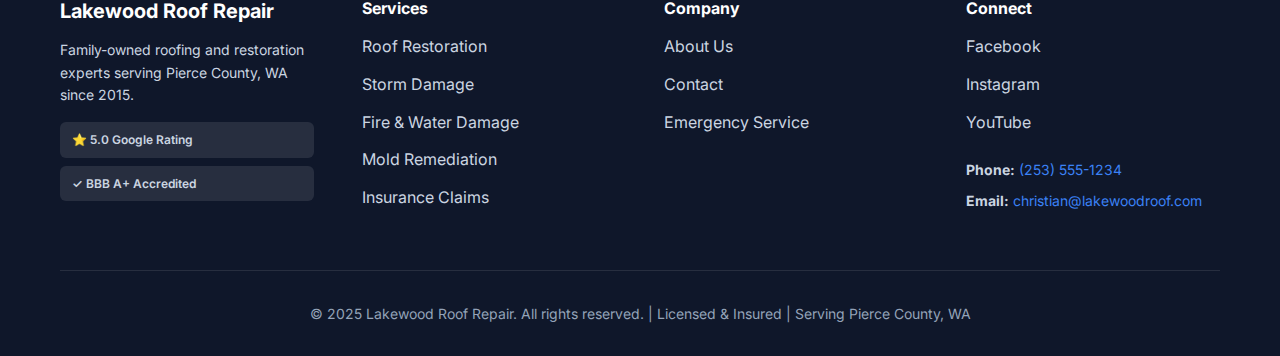
<file: contact.html>
<!DOCTYPE html>
<html lang="en">
<head>
    <meta charset="UTF-8">
    <meta name="viewport" content="width=device-width, initial-scale=1.0">
    <meta name="description" content="Contact Lakewood Roof Repair for expert roofing and restoration services in Pierce County, WA. 24/7 emergency service available.">
    <title>Contact Us | Lakewood Roof Repair | Pierce County, WA</title>
    <link rel="stylesheet" href="styles.css">
    <link rel="preconnect" href="https://fonts.googleapis.com">
    <link rel="preconnect" href="https://fonts.gstatic.com" crossorigin>
    <link href="https://fonts.googleapis.com/css2?family=Inter:wght@300;400;500;600;700;800&display=swap" rel="stylesheet">
</head>
<body>
    <!-- Header -->
    <header class="header">
        <nav class="nav-container">
            <div class="logo">
                <a href="index.html">
                    <span class="logo-icon">🏠</span>
                    <span class="logo-text">Lakewood Roof Repair</span>
                </a>
            </div>
            <div class="nav-menu" id="navMenu">
                <a href="index.html" class="nav-link">Home</a>
                <a href="about.html" class="nav-link">About</a>
                <a href="services.html" class="nav-link">Services</a>
                <a href="contact.html" class="nav-link active">Contact</a>
                <a href="tel:+12535551234" class="nav-cta">📞 Call Now</a>
            </div>
            <button class="mobile-menu-toggle" id="mobileMenuToggle">
                <span></span>
                <span></span>
                <span></span>
            </button>
        </nav>
    </header>

    <!-- Page Hero -->
    <section class="page-hero">
        <div class="container">
            <h1>Contact Us</h1>
            <p>Get in touch for a free inspection or emergency service</p>
        </div>
    </section>

    <!-- Contact Section -->
    <section class="contact-page-section">
        <div class="container">
            <div class="contact-page-grid">
                <!-- Contact Information -->
                <div class="contact-info-column">
                    <h2>Get In Touch</h2>
                    <p class="lead">We're here to help with all your roofing and restoration needs. Contact us today for a free inspection or emergency service.</p>
                    
                    <div class="contact-methods">
                        <div class="contact-method">
                            <div class="contact-method-icon">📞</div>
                            <div class="contact-method-content">
                                <h3>Call Us</h3>
                                <p><a href="tel:+12535551234" class="contact-link">(253) 555-1234</a></p>
                                <p class="small-text">Available 24/7 for emergencies</p>
                            </div>
                        </div>
                        
                        <div class="contact-method">
                            <div class="contact-method-icon">✉️</div>
                            <div class="contact-method-content">
                                <h3>Email Us</h3>
                                <p><a href="mailto:christian@lakewoodroof.com" class="contact-link">christian@lakewoodroof.com</a></p>
                                <p class="small-text">We'll respond within 24 hours</p>
                            </div>
                        </div>
                        
                        <div class="contact-method">
                            <div class="contact-method-icon">📍</div>
                            <div class="contact-method-content">
                                <h3>Service Area</h3>
                                <p>Pierce County, WA</p>
                                <p class="small-text">Including Lakewood, Tacoma, Puyallup, and surrounding areas</p>
                            </div>
                        </div>
                        
                        <div class="contact-method">
                            <div class="contact-method-icon">⏰</div>
                            <div class="contact-method-content">
                                <h3>Business Hours</h3>
                                <p>Monday - Friday: 8:00 AM - 6:00 PM</p>
                                <p>Saturday: 9:00 AM - 4:00 PM</p>
                                <p>Sunday: Emergency Service Only</p>
                                <p class="small-text"><strong>24/7 Emergency Service Available</strong></p>
                            </div>
                        </div>
                    </div>
                    
                    <div class="trust-signals">
                        <h3>Why Choose Us?</h3>
                        <div class="trust-signal-items">
                            <div class="trust-signal-item">
                                <span class="trust-icon">⭐</span>
                                <div>
                                    <strong>5.0 Google Rating</strong>
                                    <span>100+ Five-Star Reviews</span>
                                </div>
                            </div>
                            <div class="trust-signal-item">
                                <span class="trust-icon">✓</span>
                                <div>
                                    <strong>BBB A+ Accredited</strong>
                                    <span>Better Business Bureau</span>
                                </div>
                            </div>
                            <div class="trust-signal-item">
                                <span class="trust-icon">👨‍👩‍👧‍👦</span>
                                <div>
                                    <strong>Family-Owned Since 2015</strong>
                                    <span>Serving Pierce County</span>
                                </div>
                            </div>
                            <div class="trust-signal-item">
                                <span class="trust-icon">🛡️</span>
                                <div>
                                    <strong>Licensed & Insured</strong>
                                    <span>Fully Bonded</span>
                                </div>
                            </div>
                        </div>
                    </div>
                    
                    <div class="social-connect">
                        <h3>Follow Us</h3>
                        <div class="social-buttons">
                            <a href="https://www.facebook.com/lakewoodroofingwa" target="_blank" class="social-button">
                                <span>📘</span> Facebook
                            </a>
                            <a href="https://www.instagram.com/lakewoodroofing/" target="_blank" class="social-button">
                                <span>📷</span> Instagram
                            </a>
                            <a href="https://www.youtube.com/@lakewoodroofing" target="_blank" class="social-button">
                                <span>▶️</span> YouTube
                            </a>
                        </div>
                    </div>
                </div>
                
                <!-- Contact Form -->
                <div class="contact-form-column">
                    <div class="contact-form-card">
                        <h2>Request Free Inspection</h2>
                        <p>Fill out the form below and we'll contact you within 24 hours to schedule your free, no-obligation inspection.</p>
                        
                        <form class="contact-form" id="contactForm">
                            <div class="form-group">
                                <label for="name">Full Name *</label>
                                <input type="text" id="name" name="name" required placeholder="John Smith">
                            </div>
                            
                            <div class="form-row">
                                <div class="form-group">
                                    <label for="phone">Phone Number *</label>
                                    <input type="tel" id="phone" name="phone" required placeholder="(253) 555-1234">
                                </div>
                                
                                <div class="form-group">
                                    <label for="email">Email Address *</label>
                                    <input type="email" id="email" name="email" required placeholder="john@email.com">
                                </div>
                            </div>
                            
                            <div class="form-group">
                                <label for="address">Property Address</label>
                                <input type="text" id="address" name="address" placeholder="123 Main St, Lakewood, WA">
                            </div>
                            
                            <div class="form-group">
                                <label for="service">Service Needed *</label>
                                <select id="service" name="service" required>
                                    <option value="">Select a service</option>
                                    <option value="free-inspection">Free Roof Inspection</option>
                                    <option value="roof-repair">Roof Repair</option>
                                    <option value="roof-replacement">Roof Replacement</option>
                                    <option value="storm-damage">Storm Damage Restoration</option>
                                    <option value="fire-water">Fire/Water Damage</option>
                                    <option value="mold">Mold Remediation</option>
                                    <option value="insurance">Insurance Claims Help</option>
                                    <option value="emergency">Emergency Service</option>
                                    <option value="other">Other</option>
                                </select>
                            </div>
                            
                            <div class="form-group">
                                <label for="urgency">How Urgent?</label>
                                <select id="urgency" name="urgency">
                                    <option value="not-urgent">Not Urgent - Just Planning</option>
                                    <option value="soon">Within the Next Few Weeks</option>
                                    <option value="urgent">Urgent - Within Days</option>
                                    <option value="emergency">Emergency - ASAP</option>
                                </select>
                            </div>
                            
                            <div class="form-group">
                                <label for="message">Tell Us About Your Project</label>
                                <textarea id="message" name="message" rows="5" placeholder="Please describe what you need help with..."></textarea>
                            </div>
                            
                            <div class="form-group">
                                <label class="checkbox-label">
                                    <input type="checkbox" name="insurance" id="insurance">
                                    <span>This may be an insurance claim</span>
                                </label>
                            </div>
                            
                            <button type="submit" class="btn btn-primary btn-large btn-full">Request Free Inspection</button>
                            
                            <p class="form-disclaimer">By submitting this form, you agree to be contacted by Lakewood Roof Repair regarding your inquiry. We respect your privacy and will never share your information.</p>
                        </form>
                        
                        <div class="form-success" id="formSuccess" style="display: none;">
                            <div class="success-icon">✓</div>
                            <h3>Thank You!</h3>
                            <p>We've received your request and will contact you within 24 hours to schedule your free inspection.</p>
                            <p><strong>Need immediate assistance?</strong><br>
                            Call us now at <a href="tel:+12535551234">(253) 555-1234</a></p>
                        </div>
                    </div>
                </div>
            </div>
        </div>
    </section>

    <!-- Emergency CTA -->
    <section class="emergency-cta">
        <div class="container">
            <div class="emergency-cta-content">
                <div class="emergency-icon">🚨</div>
                <div class="emergency-text">
                    <h2>Need Emergency Service?</h2>
                    <p>We're available 24/7 for urgent roofing and restoration needs</p>
                </div>
                <div class="emergency-button">
                    <a href="tel:+12535551234" class="btn btn-emergency btn-large">Call Now: (253) 555-1234</a>
                </div>
            </div>
        </div>
    </section>

    <!-- FAQ Section -->
    <section class="faq-section">
        <div class="container">
            <h2 class="section-title">Frequently Asked Questions</h2>
            
            <div class="faq-grid">
                <div class="faq-item">
                    <h3>Do you offer free inspections?</h3>
                    <p>Yes! We provide free, no-obligation roof inspections for all potential customers. We'll assess your roof's condition and provide a detailed report with recommendations.</p>
                </div>
                
                <div class="faq-item">
                    <h3>Do you work with insurance companies?</h3>
                    <p>Absolutely. We have extensive experience working with all major insurance companies. We'll handle the documentation, meet with adjusters, and help ensure you get the coverage you deserve.</p>
                </div>
                
                <div class="faq-item">
                    <h3>What areas do you serve?</h3>
                    <p>We serve all of Pierce County, WA, including Lakewood, Tacoma, Puyallup, University Place, and surrounding communities.</p>
                </div>
                
                <div class="faq-item">
                    <h3>How quickly can you respond to emergencies?</h3>
                    <p>We offer true 24/7 emergency service. In most cases, we can have a team at your property within a few hours to prevent further damage.</p>
                </div>
                
                <div class="faq-item">
                    <h3>Are you licensed and insured?</h3>
                    <p>Yes, we are fully licensed, bonded, and insured in Washington State. We carry comprehensive liability and workers' compensation insurance.</p>
                </div>
                
                <div class="faq-item">
                    <h3>What types of roofing do you work with?</h3>
                    <p>We work with all roofing types including asphalt shingles, metal roofing, tile, slate, and flat roof systems. Our team has experience with both residential and commercial properties.</p>
                </div>
                
                <div class="faq-item">
                    <h3>Do you offer financing?</h3>
                    <p>Yes, we offer flexible financing options to help make your roofing or restoration project more affordable. Contact us to learn more about available plans.</p>
                </div>
                
                <div class="faq-item">
                    <h3>How long does a typical roof replacement take?</h3>
                    <p>Most residential roof replacements can be completed in 1-3 days, depending on the size and complexity of the project. We'll provide a detailed timeline during your free inspection.</p>
                </div>
            </div>
        </div>
    </section>

    <!-- Footer -->
    <footer class="footer">
        <div class="container">
            <div class="footer-grid">
                <div class="footer-column">
                    <h3>Lakewood Roof Repair</h3>
                    <p>Family-owned roofing and restoration experts serving Pierce County, WA since 2015.</p>
                    <div class="footer-badges">
                        <span class="footer-badge">⭐ 5.0 Google Rating</span>
                        <span class="footer-badge">✓ BBB A+ Accredited</span>
                    </div>
                </div>
                
                <div class="footer-column">
                    <h4>Services</h4>
                    <ul>
                        <li><a href="services.html#roof-restoration">Roof Restoration</a></li>
                        <li><a href="services.html#storm-damage">Storm Damage</a></li>
                        <li><a href="services.html#fire-water">Fire & Water Damage</a></li>
                        <li><a href="services.html#mold">Mold Remediation</a></li>
                        <li><a href="services.html#insurance">Insurance Claims</a></li>
                    </ul>
                </div>
                
                <div class="footer-column">
                    <h4>Company</h4>
                    <ul>
                        <li><a href="about.html">About Us</a></li>
                        <li><a href="contact.html">Contact</a></li>
                        <li><a href="tel:+12535551234">Emergency Service</a></li>
                    </ul>
                </div>
                
                <div class="footer-column">
                    <h4>Connect</h4>
                    <div class="social-links">
                        <a href="https://www.facebook.com/lakewoodroofingwa" target="_blank" class="social-link">Facebook</a>
                        <a href="https://www.instagram.com/lakewoodroofing/" target="_blank" class="social-link">Instagram</a>
                        <a href="https://www.youtube.com/@lakewoodroofing" target="_blank" class="social-link">YouTube</a>
                    </div>
                    <div class="footer-contact">
                        <p><strong>Phone:</strong> <a href="tel:+12535551234">(253) 555-1234</a></p>
                        <p><strong>Email:</strong> <a href="mailto:christian@lakewoodroof.com">christian@lakewoodroof.com</a></p>
                    </div>
                </div>
            </div>
            
            <div class="footer-bottom">
                <p>&copy; 2025 Lakewood Roof Repair. All rights reserved. | Licensed & Insured | Serving Pierce County, WA</p>
            </div>
        </div>
    </footer>

    <script src="script.js"></script>
</body>
</html>
</file>
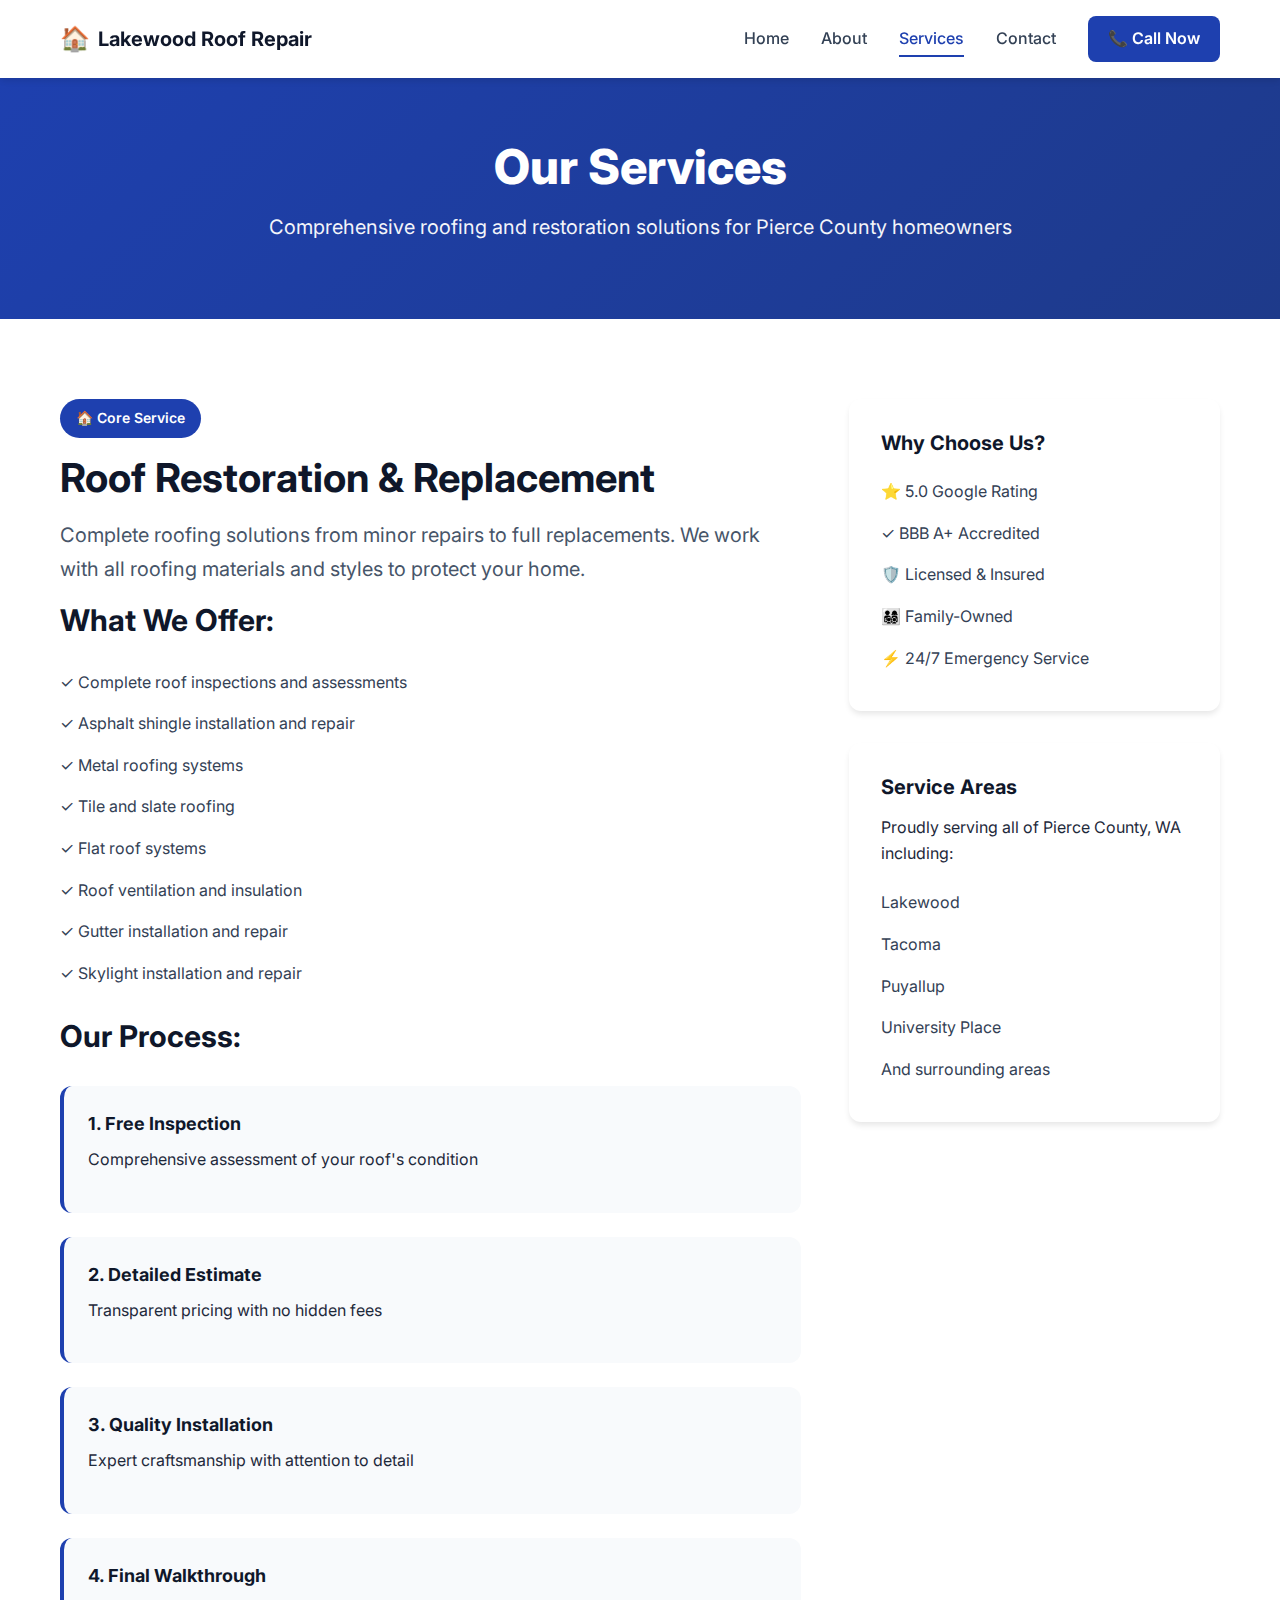
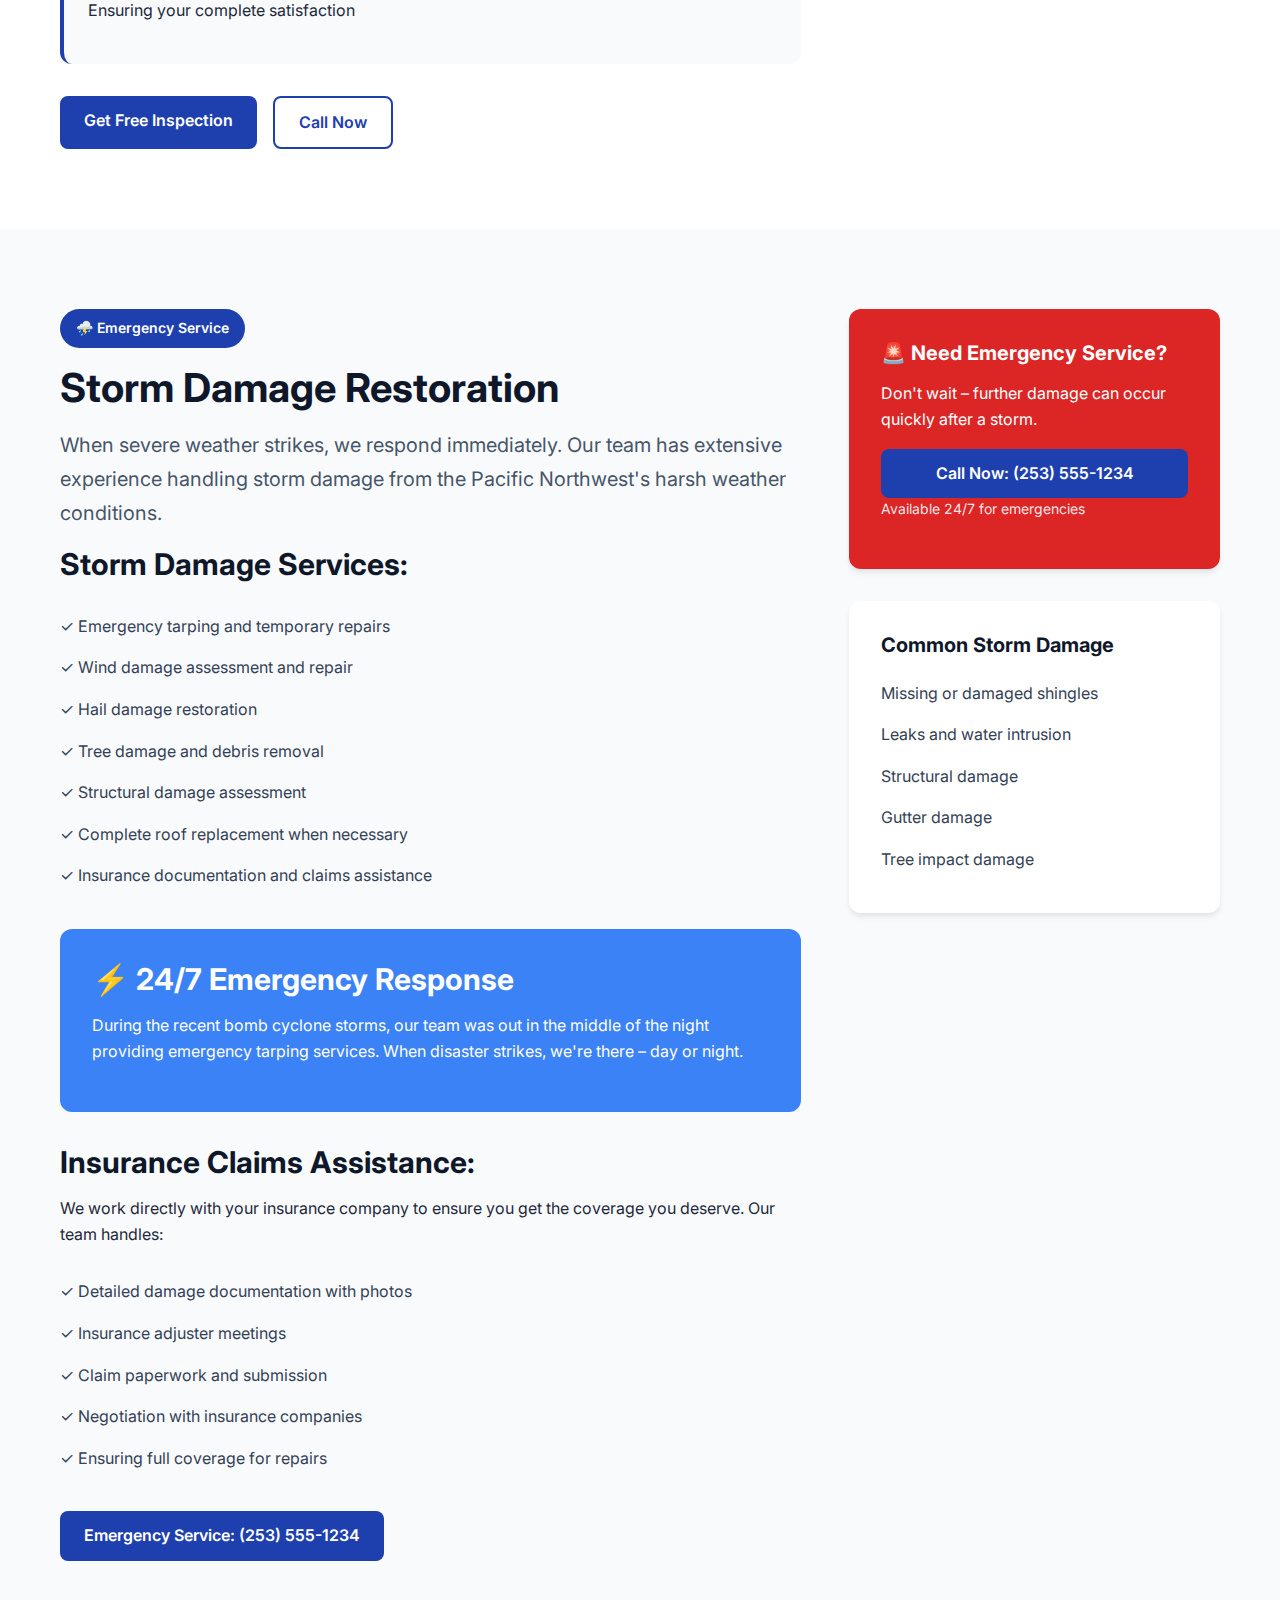
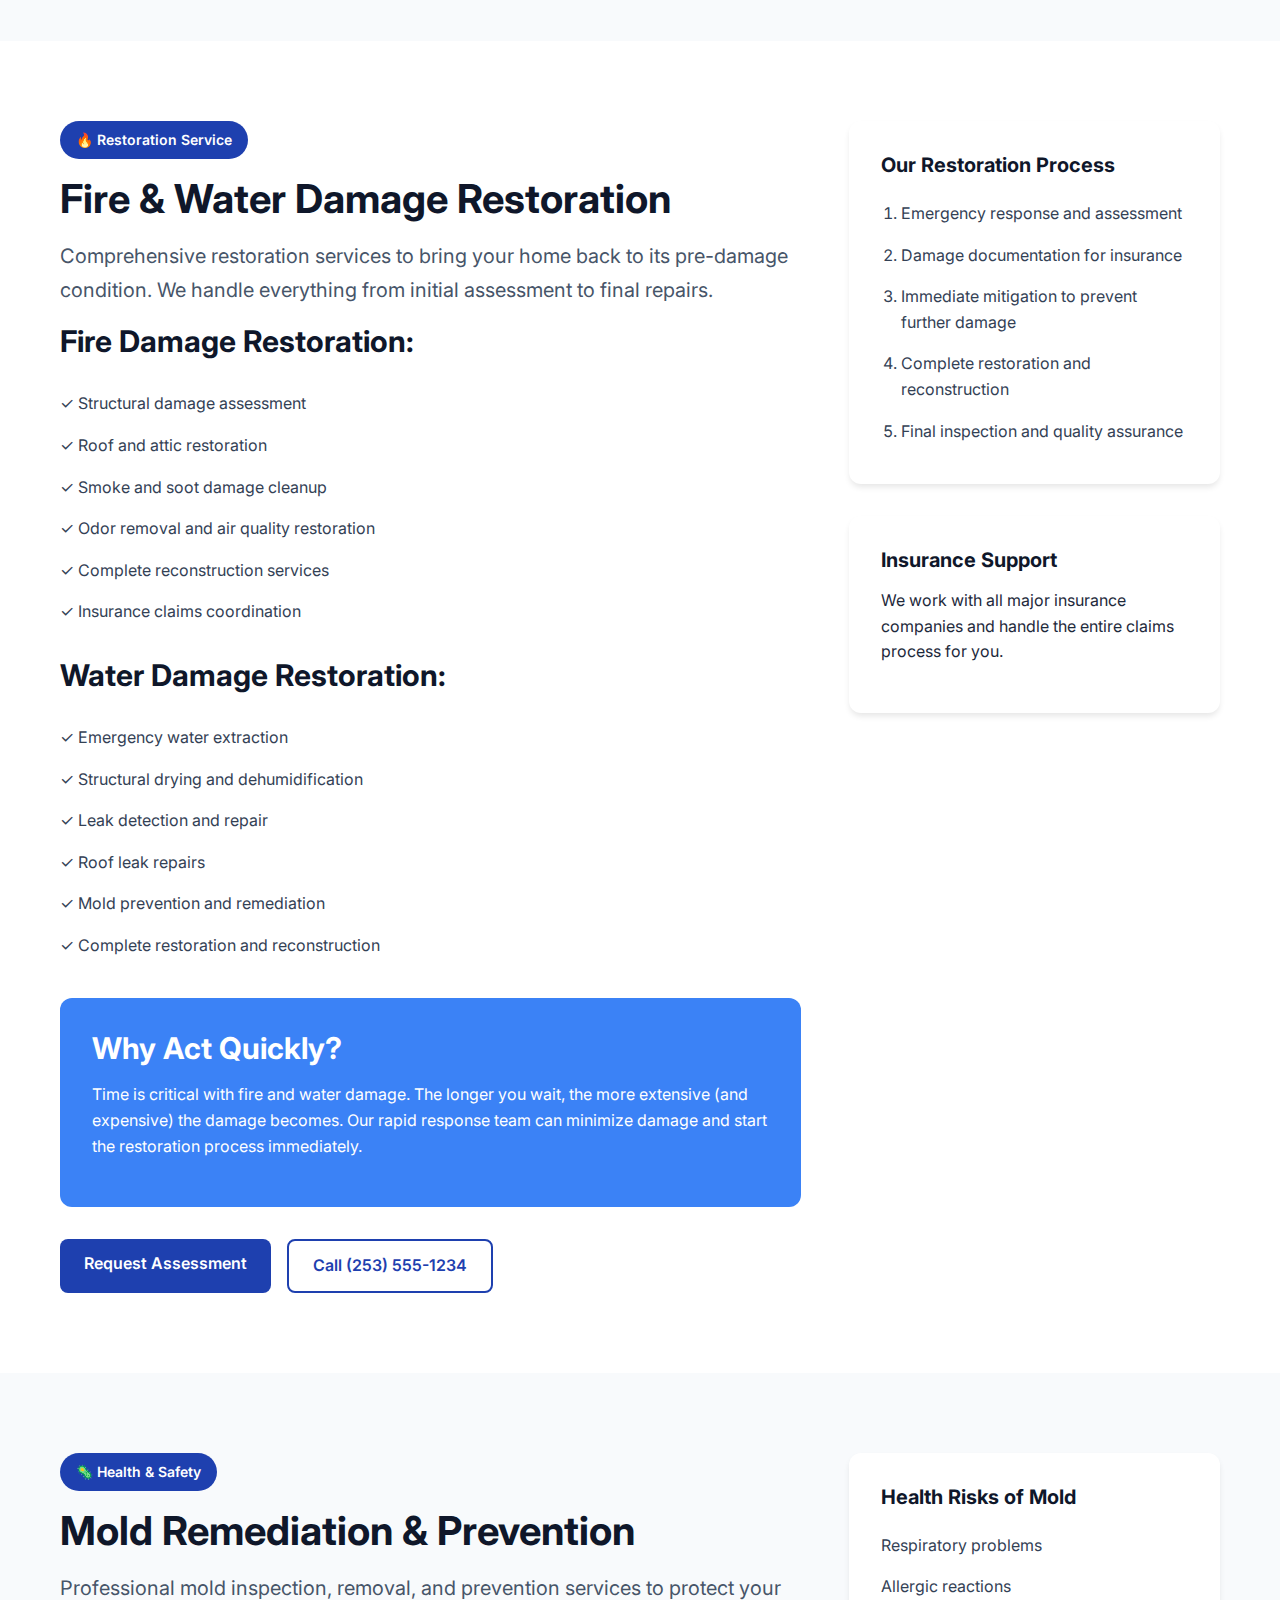
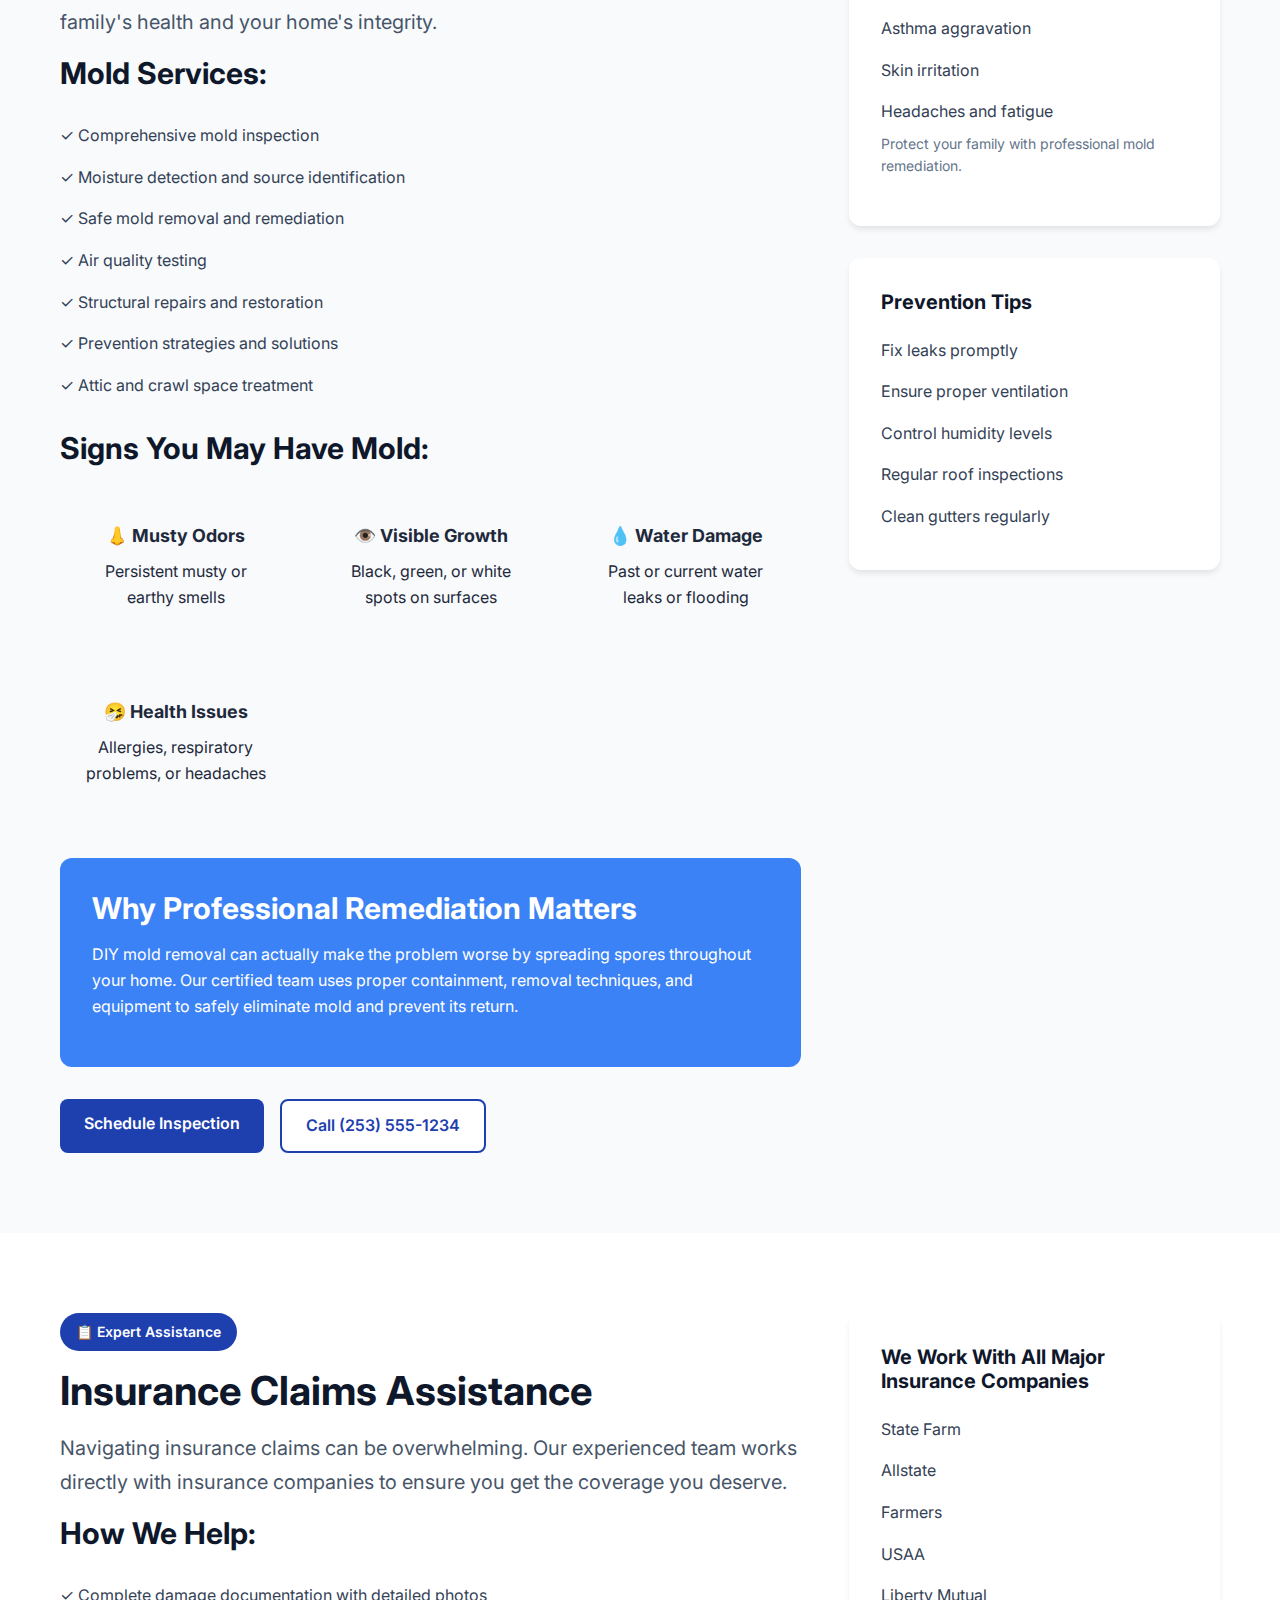
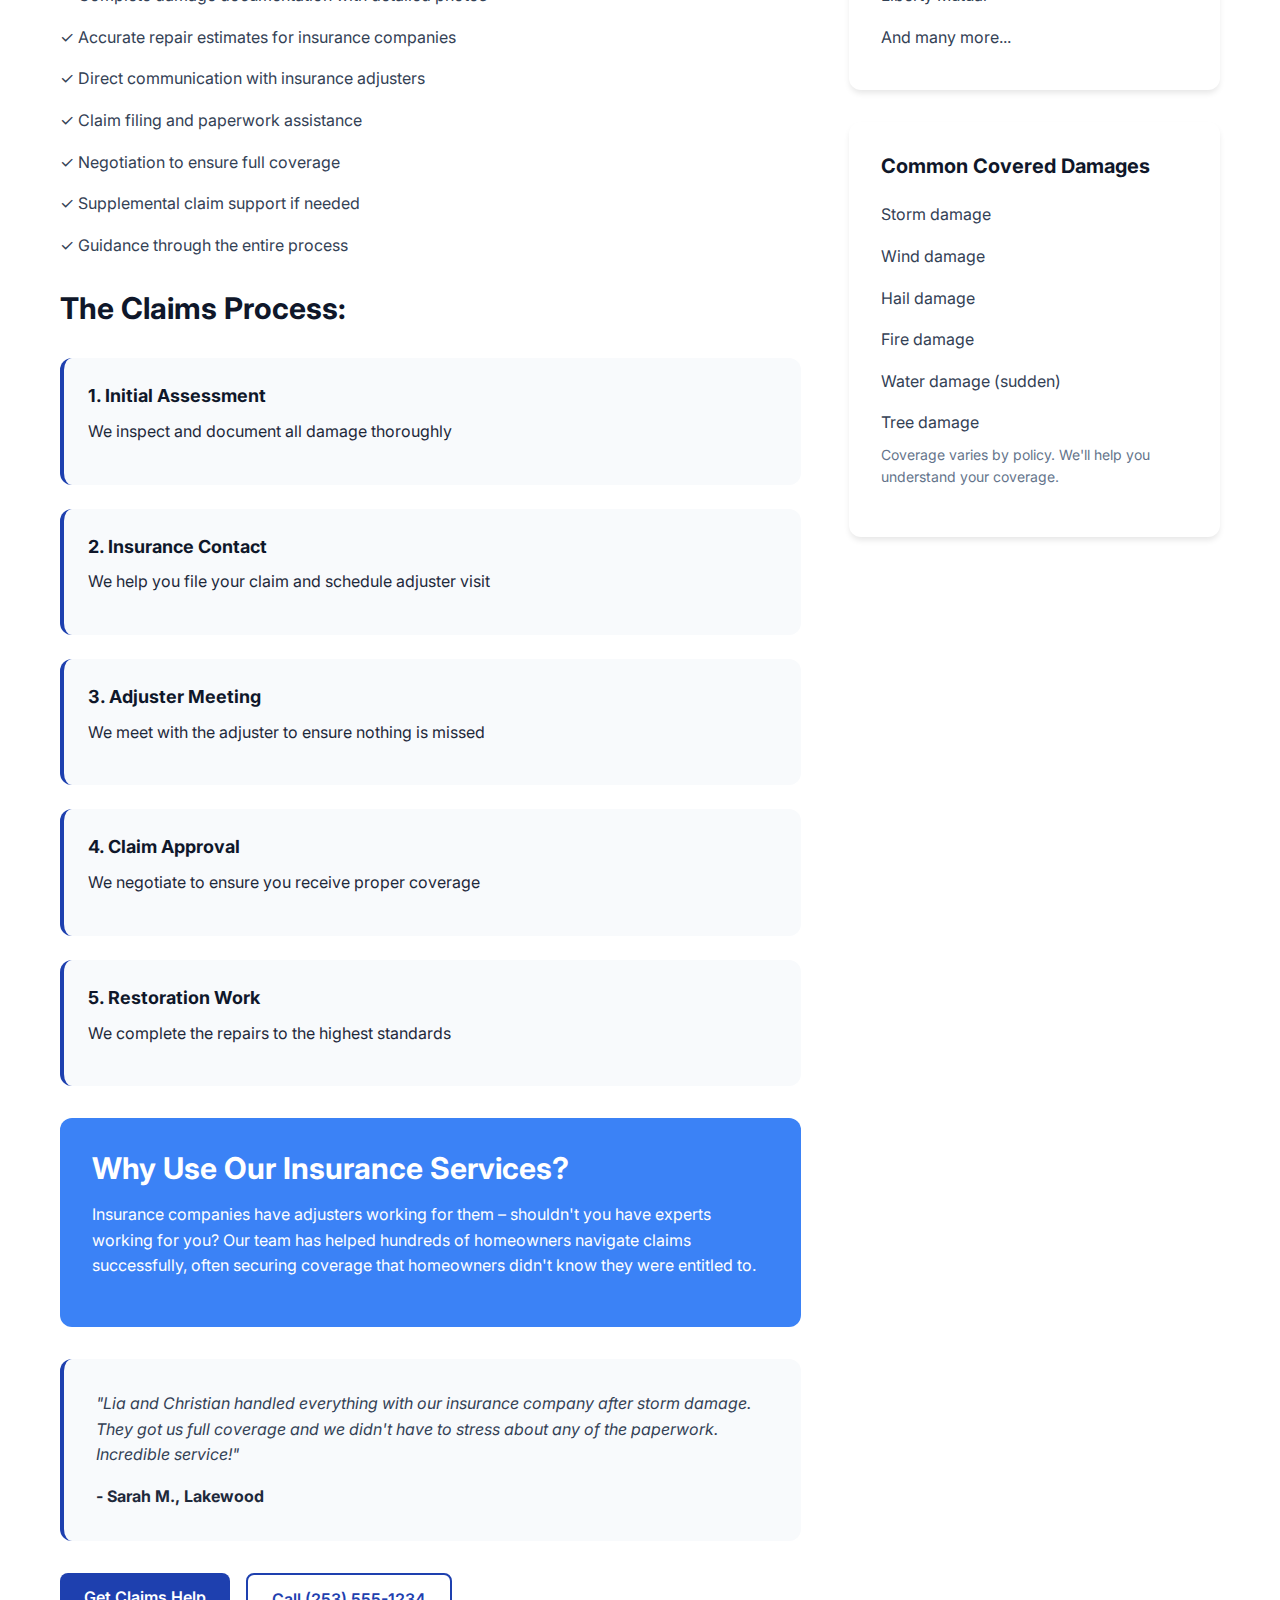
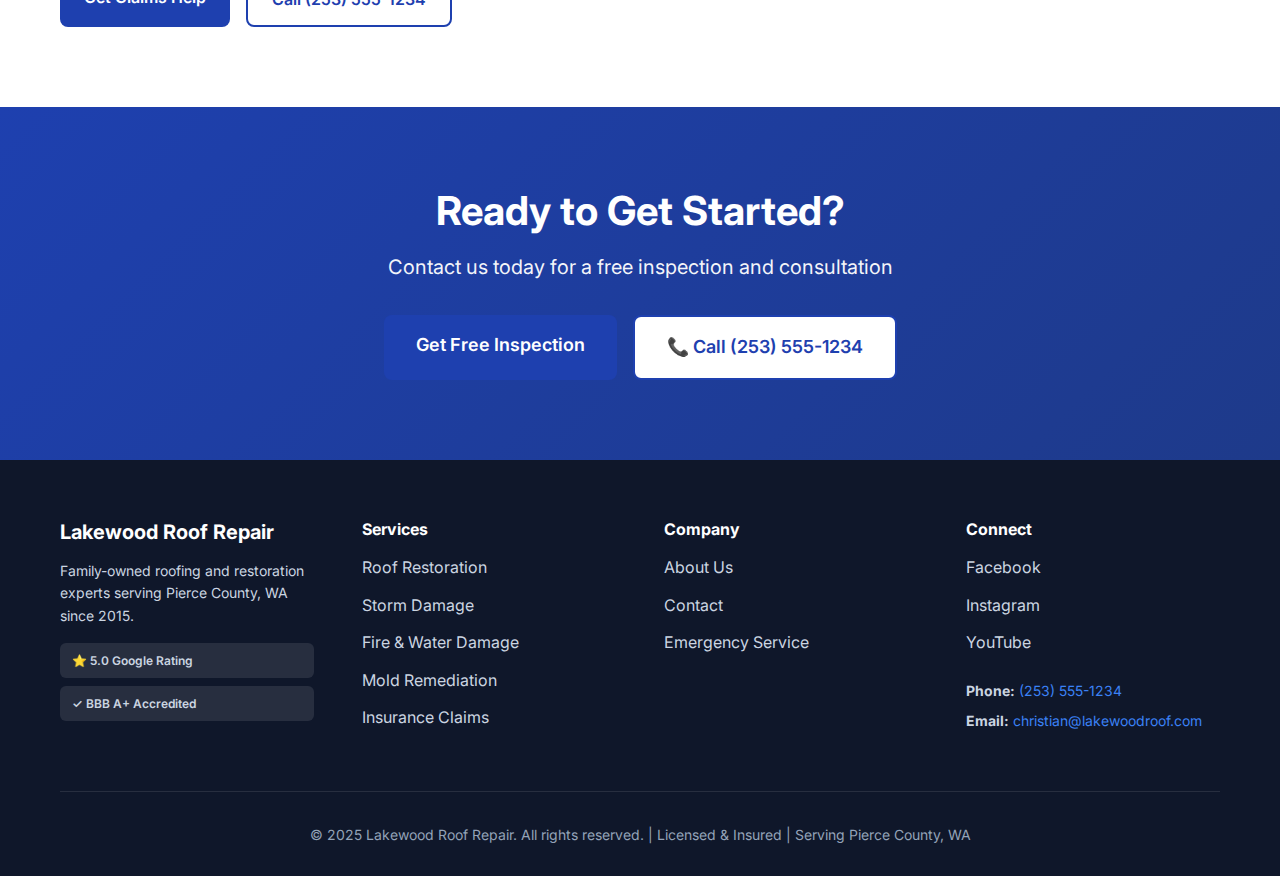
<file: services.html>
<!DOCTYPE html>
<html lang="en">
<head>
    <meta charset="UTF-8">
    <meta name="viewport" content="width=device-width, initial-scale=1.0">
    <meta name="description" content="Comprehensive roofing and restoration services in Pierce County, WA. Storm damage, fire & water restoration, mold remediation, and insurance claims assistance.">
    <title>Services | Lakewood Roof Repair | Roofing & Restoration Experts</title>
    <link rel="stylesheet" href="styles.css">
    <link rel="preconnect" href="https://fonts.googleapis.com">
    <link rel="preconnect" href="https://fonts.gstatic.com" crossorigin>
    <link href="https://fonts.googleapis.com/css2?family=Inter:wght@300;400;500;600;700;800&display=swap" rel="stylesheet">
</head>
<body>
    <!-- Header -->
    <header class="header">
        <nav class="nav-container">
            <div class="logo">
                <a href="index.html">
                    <span class="logo-icon">🏠</span>
                    <span class="logo-text">Lakewood Roof Repair</span>
                </a>
            </div>
            <div class="nav-menu" id="navMenu">
                <a href="index.html" class="nav-link">Home</a>
                <a href="about.html" class="nav-link">About</a>
                <a href="services.html" class="nav-link active">Services</a>
                <a href="contact.html" class="nav-link">Contact</a>
                <a href="tel:+12535551234" class="nav-cta">📞 Call Now</a>
            </div>
            <button class="mobile-menu-toggle" id="mobileMenuToggle">
                <span></span>
                <span></span>
                <span></span>
            </button>
        </nav>
    </header>

    <!-- Page Hero -->
    <section class="page-hero">
        <div class="container">
            <h1>Our Services</h1>
            <p>Comprehensive roofing and restoration solutions for Pierce County homeowners</p>
        </div>
    </section>

    <!-- Service: Roof Restoration -->
    <section class="service-detail" id="roof-restoration">
        <div class="container">
            <div class="service-detail-grid">
                <div class="service-detail-content">
                    <div class="service-badge">🏠 Core Service</div>
                    <h2>Roof Restoration & Replacement</h2>
                    <p class="lead">Complete roofing solutions from minor repairs to full replacements. We work with all roofing materials and styles to protect your home.</p>
                    
                    <h3>What We Offer:</h3>
                    <ul class="service-list">
                        <li>✓ Complete roof inspections and assessments</li>
                        <li>✓ Asphalt shingle installation and repair</li>
                        <li>✓ Metal roofing systems</li>
                        <li>✓ Tile and slate roofing</li>
                        <li>✓ Flat roof systems</li>
                        <li>✓ Roof ventilation and insulation</li>
                        <li>✓ Gutter installation and repair</li>
                        <li>✓ Skylight installation and repair</li>
                    </ul>
                    
                    <h3>Our Process:</h3>
                    <div class="process-steps">
                        <div class="process-step">
                            <strong>1. Free Inspection</strong>
                            <p>Comprehensive assessment of your roof's condition</p>
                        </div>
                        <div class="process-step">
                            <strong>2. Detailed Estimate</strong>
                            <p>Transparent pricing with no hidden fees</p>
                        </div>
                        <div class="process-step">
                            <strong>3. Quality Installation</strong>
                            <p>Expert craftsmanship with attention to detail</p>
                        </div>
                        <div class="process-step">
                            <strong>4. Final Walkthrough</strong>
                            <p>Ensuring your complete satisfaction</p>
                        </div>
                    </div>
                    
                    <div class="service-cta">
                        <a href="contact.html" class="btn btn-primary">Get Free Inspection</a>
                        <a href="tel:+12535551234" class="btn btn-secondary">Call Now</a>
                    </div>
                </div>
                
                <div class="service-detail-sidebar">
                    <div class="sidebar-card">
                        <h3>Why Choose Us?</h3>
                        <ul>
                            <li>⭐ 5.0 Google Rating</li>
                            <li>✓ BBB A+ Accredited</li>
                            <li>🛡️ Licensed & Insured</li>
                            <li>👨‍👩‍👧‍👦 Family-Owned</li>
                            <li>⚡ 24/7 Emergency Service</li>
                        </ul>
                    </div>
                    
                    <div class="sidebar-card">
                        <h3>Service Areas</h3>
                        <p>Proudly serving all of Pierce County, WA including:</p>
                        <ul>
                            <li>Lakewood</li>
                            <li>Tacoma</li>
                            <li>Puyallup</li>
                            <li>University Place</li>
                            <li>And surrounding areas</li>
                        </ul>
                    </div>
                </div>
            </div>
        </div>
    </section>

    <!-- Service: Storm Damage -->
    <section class="service-detail alt-bg" id="storm-damage">
        <div class="container">
            <div class="service-detail-grid">
                <div class="service-detail-content">
                    <div class="service-badge">⛈️ Emergency Service</div>
                    <h2>Storm Damage Restoration</h2>
                    <p class="lead">When severe weather strikes, we respond immediately. Our team has extensive experience handling storm damage from the Pacific Northwest's harsh weather conditions.</p>
                    
                    <h3>Storm Damage Services:</h3>
                    <ul class="service-list">
                        <li>✓ Emergency tarping and temporary repairs</li>
                        <li>✓ Wind damage assessment and repair</li>
                        <li>✓ Hail damage restoration</li>
                        <li>✓ Tree damage and debris removal</li>
                        <li>✓ Structural damage assessment</li>
                        <li>✓ Complete roof replacement when necessary</li>
                        <li>✓ Insurance documentation and claims assistance</li>
                    </ul>
                    
                    <div class="highlight-box">
                        <h3>⚡ 24/7 Emergency Response</h3>
                        <p>During the recent bomb cyclone storms, our team was out in the middle of the night providing emergency tarping services. When disaster strikes, we're there – day or night.</p>
                    </div>
                    
                    <h3>Insurance Claims Assistance:</h3>
                    <p>We work directly with your insurance company to ensure you get the coverage you deserve. Our team handles:</p>
                    <ul class="service-list">
                        <li>✓ Detailed damage documentation with photos</li>
                        <li>✓ Insurance adjuster meetings</li>
                        <li>✓ Claim paperwork and submission</li>
                        <li>✓ Negotiation with insurance companies</li>
                        <li>✓ Ensuring full coverage for repairs</li>
                    </ul>
                    
                    <div class="service-cta">
                        <a href="tel:+12535551234" class="btn btn-primary">Emergency Service: (253) 555-1234</a>
                    </div>
                </div>
                
                <div class="service-detail-sidebar">
                    <div class="sidebar-card emergency">
                        <h3>🚨 Need Emergency Service?</h3>
                        <p>Don't wait – further damage can occur quickly after a storm.</p>
                        <a href="tel:+12535551234" class="btn btn-primary btn-full">Call Now: (253) 555-1234</a>
                        <p class="small-text">Available 24/7 for emergencies</p>
                    </div>
                    
                    <div class="sidebar-card">
                        <h3>Common Storm Damage</h3>
                        <ul>
                            <li>Missing or damaged shingles</li>
                            <li>Leaks and water intrusion</li>
                            <li>Structural damage</li>
                            <li>Gutter damage</li>
                            <li>Tree impact damage</li>
                        </ul>
                    </div>
                </div>
            </div>
        </div>
    </section>

    <!-- Service: Fire & Water Damage -->
    <section class="service-detail" id="fire-water">
        <div class="container">
            <div class="service-detail-grid">
                <div class="service-detail-content">
                    <div class="service-badge">🔥 Restoration Service</div>
                    <h2>Fire & Water Damage Restoration</h2>
                    <p class="lead">Comprehensive restoration services to bring your home back to its pre-damage condition. We handle everything from initial assessment to final repairs.</p>
                    
                    <h3>Fire Damage Restoration:</h3>
                    <ul class="service-list">
                        <li>✓ Structural damage assessment</li>
                        <li>✓ Roof and attic restoration</li>
                        <li>✓ Smoke and soot damage cleanup</li>
                        <li>✓ Odor removal and air quality restoration</li>
                        <li>✓ Complete reconstruction services</li>
                        <li>✓ Insurance claims coordination</li>
                    </ul>
                    
                    <h3>Water Damage Restoration:</h3>
                    <ul class="service-list">
                        <li>✓ Emergency water extraction</li>
                        <li>✓ Structural drying and dehumidification</li>
                        <li>✓ Leak detection and repair</li>
                        <li>✓ Roof leak repairs</li>
                        <li>✓ Mold prevention and remediation</li>
                        <li>✓ Complete restoration and reconstruction</li>
                    </ul>
                    
                    <div class="highlight-box">
                        <h3>Why Act Quickly?</h3>
                        <p>Time is critical with fire and water damage. The longer you wait, the more extensive (and expensive) the damage becomes. Our rapid response team can minimize damage and start the restoration process immediately.</p>
                    </div>
                    
                    <div class="service-cta">
                        <a href="contact.html" class="btn btn-primary">Request Assessment</a>
                        <a href="tel:+12535551234" class="btn btn-secondary">Call (253) 555-1234</a>
                    </div>
                </div>
                
                <div class="service-detail-sidebar">
                    <div class="sidebar-card">
                        <h3>Our Restoration Process</h3>
                        <ol>
                            <li>Emergency response and assessment</li>
                            <li>Damage documentation for insurance</li>
                            <li>Immediate mitigation to prevent further damage</li>
                            <li>Complete restoration and reconstruction</li>
                            <li>Final inspection and quality assurance</li>
                        </ol>
                    </div>
                    
                    <div class="sidebar-card">
                        <h3>Insurance Support</h3>
                        <p>We work with all major insurance companies and handle the entire claims process for you.</p>
                    </div>
                </div>
            </div>
        </div>
    </section>

    <!-- Service: Mold Remediation -->
    <section class="service-detail alt-bg" id="mold">
        <div class="container">
            <div class="service-detail-grid">
                <div class="service-detail-content">
                    <div class="service-badge">🦠 Health & Safety</div>
                    <h2>Mold Remediation & Prevention</h2>
                    <p class="lead">Professional mold inspection, removal, and prevention services to protect your family's health and your home's integrity.</p>
                    
                    <h3>Mold Services:</h3>
                    <ul class="service-list">
                        <li>✓ Comprehensive mold inspection</li>
                        <li>✓ Moisture detection and source identification</li>
                        <li>✓ Safe mold removal and remediation</li>
                        <li>✓ Air quality testing</li>
                        <li>✓ Structural repairs and restoration</li>
                        <li>✓ Prevention strategies and solutions</li>
                        <li>✓ Attic and crawl space treatment</li>
                    </ul>
                    
                    <h3>Signs You May Have Mold:</h3>
                    <div class="warning-signs">
                        <div class="warning-item">
                            <strong>👃 Musty Odors</strong>
                            <p>Persistent musty or earthy smells</p>
                        </div>
                        <div class="warning-item">
                            <strong>👁️ Visible Growth</strong>
                            <p>Black, green, or white spots on surfaces</p>
                        </div>
                        <div class="warning-item">
                            <strong>💧 Water Damage</strong>
                            <p>Past or current water leaks or flooding</p>
                        </div>
                        <div class="warning-item">
                            <strong>🤧 Health Issues</strong>
                            <p>Allergies, respiratory problems, or headaches</p>
                        </div>
                    </div>
                    
                    <div class="highlight-box">
                        <h3>Why Professional Remediation Matters</h3>
                        <p>DIY mold removal can actually make the problem worse by spreading spores throughout your home. Our certified team uses proper containment, removal techniques, and equipment to safely eliminate mold and prevent its return.</p>
                    </div>
                    
                    <div class="service-cta">
                        <a href="contact.html" class="btn btn-primary">Schedule Inspection</a>
                        <a href="tel:+12535551234" class="btn btn-secondary">Call (253) 555-1234</a>
                    </div>
                </div>
                
                <div class="service-detail-sidebar">
                    <div class="sidebar-card">
                        <h3>Health Risks of Mold</h3>
                        <ul>
                            <li>Respiratory problems</li>
                            <li>Allergic reactions</li>
                            <li>Asthma aggravation</li>
                            <li>Skin irritation</li>
                            <li>Headaches and fatigue</li>
                        </ul>
                        <p class="small-text">Protect your family with professional mold remediation.</p>
                    </div>
                    
                    <div class="sidebar-card">
                        <h3>Prevention Tips</h3>
                        <ul>
                            <li>Fix leaks promptly</li>
                            <li>Ensure proper ventilation</li>
                            <li>Control humidity levels</li>
                            <li>Regular roof inspections</li>
                            <li>Clean gutters regularly</li>
                        </ul>
                    </div>
                </div>
            </div>
        </div>
    </section>

    <!-- Service: Insurance Claims -->
    <section class="service-detail" id="insurance">
        <div class="container">
            <div class="service-detail-grid">
                <div class="service-detail-content">
                    <div class="service-badge">📋 Expert Assistance</div>
                    <h2>Insurance Claims Assistance</h2>
                    <p class="lead">Navigating insurance claims can be overwhelming. Our experienced team works directly with insurance companies to ensure you get the coverage you deserve.</p>
                    
                    <h3>How We Help:</h3>
                    <ul class="service-list">
                        <li>✓ Complete damage documentation with detailed photos</li>
                        <li>✓ Accurate repair estimates for insurance companies</li>
                        <li>✓ Direct communication with insurance adjusters</li>
                        <li>✓ Claim filing and paperwork assistance</li>
                        <li>✓ Negotiation to ensure full coverage</li>
                        <li>✓ Supplemental claim support if needed</li>
                        <li>✓ Guidance through the entire process</li>
                    </ul>
                    
                    <h3>The Claims Process:</h3>
                    <div class="process-steps">
                        <div class="process-step">
                            <strong>1. Initial Assessment</strong>
                            <p>We inspect and document all damage thoroughly</p>
                        </div>
                        <div class="process-step">
                            <strong>2. Insurance Contact</strong>
                            <p>We help you file your claim and schedule adjuster visit</p>
                        </div>
                        <div class="process-step">
                            <strong>3. Adjuster Meeting</strong>
                            <p>We meet with the adjuster to ensure nothing is missed</p>
                        </div>
                        <div class="process-step">
                            <strong>4. Claim Approval</strong>
                            <p>We negotiate to ensure you receive proper coverage</p>
                        </div>
                        <div class="process-step">
                            <strong>5. Restoration Work</strong>
                            <p>We complete the repairs to the highest standards</p>
                        </div>
                    </div>
                    
                    <div class="highlight-box">
                        <h3>Why Use Our Insurance Services?</h3>
                        <p>Insurance companies have adjusters working for them – shouldn't you have experts working for you? Our team has helped hundreds of homeowners navigate claims successfully, often securing coverage that homeowners didn't know they were entitled to.</p>
                    </div>
                    
                    <div class="testimonial-inline">
                        <p>"Lia and Christian handled everything with our insurance company after storm damage. They got us full coverage and we didn't have to stress about any of the paperwork. Incredible service!"</p>
                        <strong>- Sarah M., Lakewood</strong>
                    </div>
                    
                    <div class="service-cta">
                        <a href="contact.html" class="btn btn-primary">Get Claims Help</a>
                        <a href="tel:+12535551234" class="btn btn-secondary">Call (253) 555-1234</a>
                    </div>
                </div>
                
                <div class="service-detail-sidebar">
                    <div class="sidebar-card">
                        <h3>We Work With All Major Insurance Companies</h3>
                        <ul>
                            <li>State Farm</li>
                            <li>Allstate</li>
                            <li>Farmers</li>
                            <li>USAA</li>
                            <li>Liberty Mutual</li>
                            <li>And many more...</li>
                        </ul>
                    </div>
                    
                    <div class="sidebar-card">
                        <h3>Common Covered Damages</h3>
                        <ul>
                            <li>Storm damage</li>
                            <li>Wind damage</li>
                            <li>Hail damage</li>
                            <li>Fire damage</li>
                            <li>Water damage (sudden)</li>
                            <li>Tree damage</li>
                        </ul>
                        <p class="small-text">Coverage varies by policy. We'll help you understand your coverage.</p>
                    </div>
                </div>
            </div>
        </div>
    </section>

    <!-- CTA Section -->
    <section class="cta-section">
        <div class="container">
            <h2>Ready to Get Started?</h2>
            <p>Contact us today for a free inspection and consultation</p>
            <div class="cta-buttons">
                <a href="contact.html" class="btn btn-primary btn-large">Get Free Inspection</a>
                <a href="tel:+12535551234" class="btn btn-secondary btn-large">📞 Call (253) 555-1234</a>
            </div>
        </div>
    </section>

    <!-- Footer -->
    <footer class="footer">
        <div class="container">
            <div class="footer-grid">
                <div class="footer-column">
                    <h3>Lakewood Roof Repair</h3>
                    <p>Family-owned roofing and restoration experts serving Pierce County, WA since 2015.</p>
                    <div class="footer-badges">
                        <span class="footer-badge">⭐ 5.0 Google Rating</span>
                        <span class="footer-badge">✓ BBB A+ Accredited</span>
                    </div>
                </div>
                
                <div class="footer-column">
                    <h4>Services</h4>
                    <ul>
                        <li><a href="services.html#roof-restoration">Roof Restoration</a></li>
                        <li><a href="services.html#storm-damage">Storm Damage</a></li>
                        <li><a href="services.html#fire-water">Fire & Water Damage</a></li>
                        <li><a href="services.html#mold">Mold Remediation</a></li>
                        <li><a href="services.html#insurance">Insurance Claims</a></li>
                    </ul>
                </div>
                
                <div class="footer-column">
                    <h4>Company</h4>
                    <ul>
                        <li><a href="about.html">About Us</a></li>
                        <li><a href="contact.html">Contact</a></li>
                        <li><a href="tel:+12535551234">Emergency Service</a></li>
                    </ul>
                </div>
                
                <div class="footer-column">
                    <h4>Connect</h4>
                    <div class="social-links">
                        <a href="https://www.facebook.com/lakewoodroofingwa" target="_blank" class="social-link">Facebook</a>
                        <a href="https://www.instagram.com/lakewoodroofing/" target="_blank" class="social-link">Instagram</a>
                        <a href="https://www.youtube.com/@lakewoodroofing" target="_blank" class="social-link">YouTube</a>
                    </div>
                    <div class="footer-contact">
                        <p><strong>Phone:</strong> <a href="tel:+12535551234">(253) 555-1234</a></p>
                        <p><strong>Email:</strong> <a href="mailto:christian@lakewoodroof.com">christian@lakewoodroof.com</a></p>
                    </div>
                </div>
            </div>
            
            <div class="footer-bottom">
                <p>&copy; 2025 Lakewood Roof Repair. All rights reserved. | Licensed & Insured | Serving Pierce County, WA</p>
            </div>
        </div>
    </footer>

    <script src="script.js"></script>
</body>
</html>
</file>
<file: styles.css>
/* ===================================
   CSS Reset & Base Styles
   =================================== */
* {
    margin: 0;
    padding: 0;
    box-sizing: border-box;
}

:root {
    /* Primary Colors */
    --primary-color: #1e40af;
    --primary-dark: #1e3a8a;
    --primary-light: #3b82f6;
    
    /* Secondary Colors */
    --secondary-color: #0f172a;
    --secondary-light: #334155;
    
    /* Accent Colors */
    --accent-color: #f59e0b;
    --accent-light: #fbbf24;
    
    /* Neutral Colors */
    --white: #ffffff;
    --gray-50: #f8fafc;
    --gray-100: #f1f5f9;
    --gray-200: #e2e8f0;
    --gray-300: #cbd5e1;
    --gray-400: #94a3b8;
    --gray-500: #64748b;
    --gray-600: #475569;
    --gray-700: #334155;
    --gray-800: #1e293b;
    --gray-900: #0f172a;
    
    /* Status Colors */
    --success: #10b981;
    --warning: #f59e0b;
    --error: #ef4444;
    --emergency: #dc2626;
    
    /* Shadows */
    --shadow-sm: 0 1px 2px 0 rgba(0, 0, 0, 0.05);
    --shadow-md: 0 4px 6px -1px rgba(0, 0, 0, 0.1);
    --shadow-lg: 0 10px 15px -3px rgba(0, 0, 0, 0.1);
    --shadow-xl: 0 20px 25px -5px rgba(0, 0, 0, 0.1);
    
    /* Typography */
    --font-family: 'Inter', -apple-system, BlinkMacSystemFont, 'Segoe UI', Roboto, sans-serif;
    
    /* Spacing */
    --container-width: 1200px;
    --section-padding: 80px 20px;
}

html {
    scroll-behavior: smooth;
}

body {
    font-family: var(--font-family);
    font-size: 16px;
    line-height: 1.6;
    color: var(--gray-800);
    background-color: var(--white);
    -webkit-font-smoothing: antialiased;
    -moz-osx-font-smoothing: grayscale;
}

.container {
    max-width: var(--container-width);
    margin: 0 auto;
    padding: 0 20px;
}

/* ===================================
   Typography
   =================================== */
h1, h2, h3, h4, h5, h6 {
    font-weight: 700;
    line-height: 1.2;
    color: var(--gray-900);
    margin-bottom: 1rem;
}

h1 {
    font-size: 3rem;
    font-weight: 800;
}

h2 {
    font-size: 2.5rem;
}

h3 {
    font-size: 1.875rem;
}

h4 {
    font-size: 1.5rem;
}

p {
    margin-bottom: 1rem;
}

.lead {
    font-size: 1.25rem;
    font-weight: 400;
    color: var(--gray-600);
    line-height: 1.7;
}

.section-title {
    text-align: center;
    font-size: 2.5rem;
    font-weight: 800;
    color: var(--gray-900);
    margin-bottom: 1rem;
}

.section-subtitle {
    text-align: center;
    font-size: 1.125rem;
    color: var(--gray-600);
    margin-bottom: 3rem;
    max-width: 700px;
    margin-left: auto;
    margin-right: auto;
}

/* ===================================
   Header & Navigation
   =================================== */
.header {
    background-color: var(--white);
    box-shadow: var(--shadow-md);
    position: sticky;
    top: 0;
    z-index: 1000;
}

.nav-container {
    max-width: var(--container-width);
    margin: 0 auto;
    padding: 1rem 20px;
    display: flex;
    justify-content: space-between;
    align-items: center;
}

.logo a {
    display: flex;
    align-items: center;
    gap: 0.5rem;
    text-decoration: none;
    font-size: 1.25rem;
    font-weight: 700;
    color: var(--gray-900);
}

.logo-icon {
    font-size: 1.5rem;
}

.nav-menu {
    display: flex;
    align-items: center;
    gap: 2rem;
}

.nav-link {
    text-decoration: none;
    color: var(--gray-700);
    font-weight: 500;
    transition: color 0.3s ease;
    position: relative;
}

.nav-link:hover,
.nav-link.active {
    color: var(--primary-color);
}

.nav-link.active::after {
    content: '';
    position: absolute;
    bottom: -5px;
    left: 0;
    right: 0;
    height: 2px;
    background-color: var(--primary-color);
}

.nav-cta {
    background-color: var(--primary-color);
    color: var(--white);
    padding: 0.625rem 1.25rem;
    border-radius: 8px;
    text-decoration: none;
    font-weight: 600;
    transition: all 0.3s ease;
}

.nav-cta:hover {
    background-color: var(--primary-dark);
    transform: translateY(-2px);
    box-shadow: var(--shadow-lg);
}

.mobile-menu-toggle {
    display: none;
    flex-direction: column;
    gap: 4px;
    background: none;
    border: none;
    cursor: pointer;
    padding: 8px;
}

.mobile-menu-toggle span {
    width: 25px;
    height: 3px;
    background-color: var(--gray-900);
    border-radius: 2px;
    transition: all 0.3s ease;
}

/* ===================================
   Buttons
   =================================== */
.btn {
    display: inline-block;
    padding: 0.75rem 1.5rem;
    font-size: 1rem;
    font-weight: 600;
    text-align: center;
    text-decoration: none;
    border-radius: 8px;
    transition: all 0.3s ease;
    cursor: pointer;
    border: none;
    font-family: var(--font-family);
}

.btn-primary {
    background-color: var(--primary-color);
    color: var(--white);
}

.btn-primary:hover {
    background-color: var(--primary-dark);
    transform: translateY(-2px);
    box-shadow: var(--shadow-lg);
}

.btn-secondary {
    background-color: var(--white);
    color: var(--primary-color);
    border: 2px solid var(--primary-color);
}

.btn-secondary:hover {
    background-color: var(--primary-color);
    color: var(--white);
    transform: translateY(-2px);
    box-shadow: var(--shadow-lg);
}

.btn-emergency {
    background-color: var(--emergency);
    color: var(--white);
}

.btn-emergency:hover {
    background-color: #b91c1c;
    transform: translateY(-2px);
    box-shadow: var(--shadow-lg);
}

.btn-large {
    padding: 1rem 2rem;
    font-size: 1.125rem;
}

.btn-full {
    width: 100%;
}

/* ===================================
   Hero Section
   =================================== */
.hero {
    background: linear-gradient(135deg, #1e40af 0%, #1e3a8a 100%);
    color: var(--white);
    padding: 80px 20px;
    text-align: center;
}

.hero-content {
    max-width: 900px;
    margin: 0 auto;
}

.trust-badges-top {
    display: flex;
    justify-content: center;
    gap: 2rem;
    margin-bottom: 2rem;
    flex-wrap: wrap;
}

.badge {
    display: flex;
    align-items: center;
    gap: 0.75rem;
    background-color: rgba(255, 255, 255, 0.15);
    padding: 0.75rem 1.25rem;
    border-radius: 12px;
    backdrop-filter: blur(10px);
}

.badge-icon {
    font-size: 1.5rem;
}

.badge-text {
    display: flex;
    flex-direction: column;
    align-items: flex-start;
    text-align: left;
}

.badge-text strong {
    font-size: 0.875rem;
    font-weight: 700;
}

.badge-text span {
    font-size: 0.75rem;
    opacity: 0.9;
}

.hero-title {
    font-size: 3.5rem;
    font-weight: 800;
    margin-bottom: 1.5rem;
    line-height: 1.1;
}

.hero-subtitle {
    font-size: 1.25rem;
    margin-bottom: 2.5rem;
    opacity: 0.95;
    line-height: 1.6;
}

.hero-cta-group {
    display: flex;
    justify-content: center;
    gap: 1rem;
    margin-bottom: 3rem;
    flex-wrap: wrap;
}

.hero-features {
    display: flex;
    justify-content: center;
    gap: 2rem;
    flex-wrap: wrap;
}

.feature-item {
    display: flex;
    align-items: center;
    gap: 0.5rem;
    font-size: 0.875rem;
}

.feature-icon {
    font-size: 1.25rem;
}

/* ===================================
   Services Overview
   =================================== */
.services-overview {
    padding: var(--section-padding);
    background-color: var(--gray-50);
}

.services-grid {
    display: grid;
    grid-template-columns: repeat(auto-fit, minmax(320px, 1fr));
    gap: 2rem;
    margin-top: 3rem;
}

.service-card {
    background-color: var(--white);
    padding: 2rem;
    border-radius: 12px;
    box-shadow: var(--shadow-md);
    transition: all 0.3s ease;
}

.service-card:hover {
    transform: translateY(-5px);
    box-shadow: var(--shadow-xl);
}

.service-icon {
    font-size: 3rem;
    margin-bottom: 1rem;
}

.service-card h3 {
    font-size: 1.5rem;
    margin-bottom: 1rem;
    color: var(--gray-900);
}

.service-card p {
    color: var(--gray-600);
    margin-bottom: 1.5rem;
}

.service-link {
    color: var(--primary-color);
    font-weight: 600;
    text-decoration: none;
    transition: color 0.3s ease;
}

.service-link:hover {
    color: var(--primary-dark);
}

/* ===================================
   Why Choose Us
   =================================== */
.why-choose-us {
    padding: var(--section-padding);
    background-color: var(--white);
}

.benefits-grid {
    display: grid;
    grid-template-columns: repeat(auto-fit, minmax(250px, 1fr));
    gap: 3rem;
    margin-top: 3rem;
}

.benefit-item {
    text-align: center;
}

.benefit-number {
    font-size: 3.5rem;
    font-weight: 800;
    color: var(--primary-color);
    margin-bottom: 0.5rem;
}

.benefit-item h3 {
    font-size: 1.25rem;
    margin-bottom: 0.5rem;
}

.benefit-item p {
    color: var(--gray-600);
    font-size: 0.875rem;
}

/* ===================================
   Testimonials
   =================================== */
.testimonials {
    padding: var(--section-padding);
    background-color: var(--gray-50);
}

.testimonials-grid {
    display: grid;
    grid-template-columns: repeat(auto-fit, minmax(300px, 1fr));
    gap: 2rem;
    margin-top: 3rem;
}

.testimonial-card {
    background-color: var(--white);
    padding: 2rem;
    border-radius: 12px;
    box-shadow: var(--shadow-md);
}

.stars {
    color: var(--accent-color);
    font-size: 1.25rem;
    margin-bottom: 1rem;
}

.testimonial-text {
    color: var(--gray-700);
    font-style: italic;
    margin-bottom: 1.5rem;
    line-height: 1.7;
}

.testimonial-author {
    display: flex;
    flex-direction: column;
}

.testimonial-author strong {
    color: var(--gray-900);
    font-weight: 600;
}

.testimonial-author span {
    color: var(--gray-500);
    font-size: 0.875rem;
}

/* ===================================
   Contact Form Section
   =================================== */
.contact-form-section {
    padding: var(--section-padding);
    background-color: var(--white);
}

.contact-form-wrapper {
    display: grid;
    grid-template-columns: 1fr 1fr;
    gap: 4rem;
    max-width: 1100px;
    margin: 0 auto;
}

.contact-form-content h2 {
    font-size: 2rem;
    margin-bottom: 1rem;
}

.contact-form-content p {
    color: var(--gray-600);
    margin-bottom: 2rem;
}

.contact-info-items {
    display: flex;
    flex-direction: column;
    gap: 1.5rem;
}

.contact-info-item {
    display: flex;
    align-items: flex-start;
    gap: 1rem;
}

.contact-icon {
    font-size: 1.5rem;
    margin-top: 0.25rem;
}

.contact-info-item strong {
    display: block;
    color: var(--gray-900);
    margin-bottom: 0.25rem;
}

.contact-info-item a {
    color: var(--primary-color);
    text-decoration: none;
    font-weight: 600;
}

.contact-info-item a:hover {
    text-decoration: underline;
}

.contact-form {
    background-color: var(--gray-50);
    padding: 2rem;
    border-radius: 12px;
}

.form-group {
    margin-bottom: 1.5rem;
}

.form-row {
    display: grid;
    grid-template-columns: 1fr 1fr;
    gap: 1rem;
}

.form-group label {
    display: block;
    font-weight: 600;
    color: var(--gray-900);
    margin-bottom: 0.5rem;
}

.form-group input,
.form-group select,
.form-group textarea {
    width: 100%;
    padding: 0.75rem;
    border: 2px solid var(--gray-300);
    border-radius: 8px;
    font-size: 1rem;
    font-family: var(--font-family);
    transition: border-color 0.3s ease;
}

.form-group input:focus,
.form-group select:focus,
.form-group textarea:focus {
    outline: none;
    border-color: var(--primary-color);
}

.form-group textarea {
    resize: vertical;
}

.checkbox-label {
    display: flex;
    align-items: center;
    gap: 0.5rem;
    cursor: pointer;
}

.checkbox-label input[type="checkbox"] {
    width: auto;
    cursor: pointer;
}

.form-disclaimer {
    font-size: 0.75rem;
    color: var(--gray-500);
    text-align: center;
    margin-top: 1rem;
}

.form-success {
    text-align: center;
    padding: 3rem;
}

.success-icon {
    width: 80px;
    height: 80px;
    background-color: var(--success);
    color: var(--white);
    border-radius: 50%;
    display: flex;
    align-items: center;
    justify-content: center;
    font-size: 3rem;
    margin: 0 auto 1.5rem;
}

/* ===================================
   Social Feed
   =================================== */
.social-feed {
    padding: var(--section-padding);
    background-color: var(--gray-50);
}

.social-grid {
    display: grid;
    grid-template-columns: repeat(auto-fit, minmax(250px, 1fr));
    gap: 2rem;
    margin-top: 3rem;
}

.social-card {
    background-color: var(--white);
    border-radius: 12px;
    overflow: hidden;
    box-shadow: var(--shadow-md);
    transition: all 0.3s ease;
}

.social-card:hover {
    transform: translateY(-5px);
    box-shadow: var(--shadow-xl);
}

.social-image-placeholder {
    background: linear-gradient(135deg, var(--primary-light) 0%, var(--primary-color) 100%);
    height: 250px;
    display: flex;
    align-items: center;
    justify-content: center;
    font-size: 4rem;
}

.social-card p {
    padding: 1.5rem;
    color: var(--gray-700);
    font-size: 0.875rem;
    margin: 0;
}

.social-cta {
    text-align: center;
    margin-top: 3rem;
}

/* ===================================
   Page Hero
   =================================== */
.page-hero {
    background: linear-gradient(135deg, #1e40af 0%, #1e3a8a 100%);
    color: var(--white);
    padding: 60px 20px;
    text-align: center;
}

.page-hero h1 {
    color: var(--white);
    font-size: 3rem;
    margin-bottom: 1rem;
}

.page-hero p {
    font-size: 1.25rem;
    opacity: 0.95;
}

/* ===================================
   About Page Styles
   =================================== */
.our-story {
    padding: var(--section-padding);
    background-color: var(--white);
}

.story-grid {
    display: grid;
    grid-template-columns: 1fr 1fr;
    gap: 4rem;
    align-items: center;
}

.story-stats {
    display: grid;
    grid-template-columns: repeat(4, 1fr);
    gap: 2rem;
    margin-top: 2rem;
}

.stat {
    text-align: center;
}

.stat strong {
    display: block;
    font-size: 2.5rem;
    color: var(--primary-color);
    font-weight: 800;
}

.stat span {
    font-size: 0.875rem;
    color: var(--gray-600);
}

.story-image {
    display: flex;
    align-items: center;
    justify-content: center;
}

.image-placeholder {
    background: linear-gradient(135deg, var(--primary-light) 0%, var(--primary-color) 100%);
    width: 100%;
    height: 400px;
    border-radius: 12px;
    display: flex;
    flex-direction: column;
    align-items: center;
    justify-content: center;
    color: var(--white);
    font-size: 5rem;
}

.image-placeholder p {
    font-size: 1rem;
    margin-top: 1rem;
}

.our-values {
    padding: var(--section-padding);
    background-color: var(--gray-50);
}

.values-grid {
    display: grid;
    grid-template-columns: repeat(auto-fit, minmax(300px, 1fr));
    gap: 2rem;
    margin-top: 3rem;
}

.value-card {
    background-color: var(--white);
    padding: 2rem;
    border-radius: 12px;
    box-shadow: var(--shadow-md);
    text-align: center;
}

.value-icon {
    font-size: 3rem;
    margin-bottom: 1rem;
}

.why-different {
    padding: var(--section-padding);
    background-color: var(--white);
}

.different-content {
    max-width: 900px;
    margin: 0 auto;
}

.different-item {
    margin-bottom: 2.5rem;
}

.different-item h3 {
    font-size: 1.5rem;
    margin-bottom: 1rem;
}

.certifications {
    padding: var(--section-padding);
    background-color: var(--gray-50);
}

.cert-grid {
    display: grid;
    grid-template-columns: repeat(auto-fit, minmax(250px, 1fr));
    gap: 2rem;
    margin-top: 3rem;
}

.cert-card {
    background-color: var(--white);
    padding: 2rem;
    border-radius: 12px;
    box-shadow: var(--shadow-md);
    text-align: center;
}

.cert-icon {
    font-size: 3rem;
    margin-bottom: 1rem;
}

.community {
    padding: var(--section-padding);
    background-color: var(--white);
}

.community-content {
    max-width: 900px;
    margin: 0 auto;
}

.community-highlights {
    display: grid;
    grid-template-columns: repeat(auto-fit, minmax(250px, 1fr));
    gap: 2rem;
    margin-top: 2rem;
}

.highlight {
    background-color: var(--gray-50);
    padding: 1.5rem;
    border-radius: 12px;
}

.highlight strong {
    display: block;
    font-size: 1.125rem;
    margin-bottom: 0.5rem;
    color: var(--gray-900);
}

/* ===================================
   Services Page Styles
   =================================== */
.service-detail {
    padding: var(--section-padding);
}

.service-detail.alt-bg {
    background-color: var(--gray-50);
}

.service-detail-grid {
    display: grid;
    grid-template-columns: 2fr 1fr;
    gap: 3rem;
}

.service-badge {
    display: inline-block;
    background-color: var(--primary-color);
    color: var(--white);
    padding: 0.5rem 1rem;
    border-radius: 20px;
    font-size: 0.875rem;
    font-weight: 600;
    margin-bottom: 1rem;
}

.service-list {
    list-style: none;
    margin: 1.5rem 0;
}

.service-list li {
    padding: 0.5rem 0;
    color: var(--gray-700);
}

.process-steps {
    display: grid;
    gap: 1.5rem;
    margin: 2rem 0;
}

.process-step {
    background-color: var(--gray-50);
    padding: 1.5rem;
    border-radius: 12px;
    border-left: 4px solid var(--primary-color);
}

.process-step strong {
    display: block;
    color: var(--gray-900);
    margin-bottom: 0.5rem;
    font-size: 1.125rem;
}

.highlight-box {
    background-color: var(--primary-light);
    color: var(--white);
    padding: 2rem;
    border-radius: 12px;
    margin: 2rem 0;
}

.highlight-box h3 {
    color: var(--white);
    margin-bottom: 1rem;
}

.warning-signs {
    display: grid;
    grid-template-columns: repeat(auto-fit, minmax(200px, 1fr));
    gap: 1.5rem;
    margin: 2rem 0;
}

.warning-item {
    background-color: var(--gray-50);
    padding: 1.5rem;
    border-radius: 12px;
    text-align: center;
}

.warning-item strong {
    display: block;
    margin-bottom: 0.5rem;
    font-size: 1.125rem;
}

.testimonial-inline {
    background-color: var(--gray-50);
    padding: 2rem;
    border-radius: 12px;
    border-left: 4px solid var(--primary-color);
    margin: 2rem 0;
}

.testimonial-inline p {
    font-style: italic;
    color: var(--gray-700);
    margin-bottom: 1rem;
}

.service-cta {
    display: flex;
    gap: 1rem;
    margin-top: 2rem;
    flex-wrap: wrap;
}

.service-detail-sidebar {
    display: flex;
    flex-direction: column;
    gap: 2rem;
}

.sidebar-card {
    background-color: var(--white);
    padding: 2rem;
    border-radius: 12px;
    box-shadow: var(--shadow-md);
}

.sidebar-card.emergency {
    background-color: var(--emergency);
    color: var(--white);
}

.sidebar-card.emergency h3 {
    color: var(--white);
}

.sidebar-card h3 {
    font-size: 1.25rem;
    margin-bottom: 1rem;
}

.sidebar-card ul {
    list-style: none;
}

.sidebar-card ul li {
    padding: 0.5rem 0;
    color: var(--gray-700);
}

.sidebar-card.emergency ul li {
    color: var(--white);
}

.sidebar-card ol {
    padding-left: 1.25rem;
}

.sidebar-card ol li {
    padding: 0.5rem 0;
    color: var(--gray-700);
}

.small-text {
    font-size: 0.875rem;
    color: var(--gray-500);
}

.sidebar-card.emergency .small-text {
    color: rgba(255, 255, 255, 0.9);
}

/* ===================================
   Contact Page Styles
   =================================== */
.contact-page-section {
    padding: var(--section-padding);
    background-color: var(--white);
}

.contact-page-grid {
    display: grid;
    grid-template-columns: 1fr 1fr;
    gap: 4rem;
}

.contact-methods {
    display: flex;
    flex-direction: column;
    gap: 2rem;
    margin: 2rem 0;
}

.contact-method {
    display: flex;
    gap: 1.5rem;
}

.contact-method-icon {
    font-size: 2.5rem;
    flex-shrink: 0;
}

.contact-method-content h3 {
    font-size: 1.25rem;
    margin-bottom: 0.5rem;
}

.contact-link {
    color: var(--primary-color);
    text-decoration: none;
    font-weight: 600;
    font-size: 1.125rem;
}

.contact-link:hover {
    text-decoration: underline;
}

.trust-signals {
    background-color: var(--gray-50);
    padding: 2rem;
    border-radius: 12px;
    margin: 2rem 0;
}

.trust-signal-items {
    display: flex;
    flex-direction: column;
    gap: 1rem;
    margin-top: 1rem;
}

.trust-signal-item {
    display: flex;
    align-items: center;
    gap: 1rem;
}

.trust-icon {
    font-size: 1.5rem;
}

.trust-signal-item div {
    display: flex;
    flex-direction: column;
}

.trust-signal-item strong {
    color: var(--gray-900);
    font-size: 0.875rem;
}

.trust-signal-item span {
    color: var(--gray-600);
    font-size: 0.75rem;
}

.social-connect {
    margin-top: 2rem;
}

.social-buttons {
    display: flex;
    flex-direction: column;
    gap: 1rem;
    margin-top: 1rem;
}

.social-button {
    display: flex;
    align-items: center;
    gap: 0.75rem;
    padding: 0.75rem 1.25rem;
    background-color: var(--gray-50);
    border-radius: 8px;
    text-decoration: none;
    color: var(--gray-900);
    font-weight: 600;
    transition: all 0.3s ease;
}

.social-button:hover {
    background-color: var(--primary-color);
    color: var(--white);
    transform: translateX(5px);
}

.contact-form-card {
    background-color: var(--gray-50);
    padding: 2.5rem;
    border-radius: 12px;
    box-shadow: var(--shadow-lg);
}

.emergency-cta {
    background: linear-gradient(135deg, var(--emergency) 0%, #b91c1c 100%);
    padding: 3rem 20px;
}

.emergency-cta-content {
    max-width: var(--container-width);
    margin: 0 auto;
    display: flex;
    align-items: center;
    justify-content: space-between;
    gap: 2rem;
    flex-wrap: wrap;
}

.emergency-icon {
    font-size: 4rem;
}

.emergency-text {
    flex: 1;
    color: var(--white);
}

.emergency-text h2 {
    color: var(--white);
    margin-bottom: 0.5rem;
}

.emergency-text p {
    margin: 0;
    opacity: 0.95;
}

.faq-section {
    padding: var(--section-padding);
    background-color: var(--gray-50);
}

.faq-grid {
    display: grid;
    grid-template-columns: repeat(auto-fit, minmax(300px, 1fr));
    gap: 2rem;
    margin-top: 3rem;
}

.faq-item {
    background-color: var(--white);
    padding: 2rem;
    border-radius: 12px;
    box-shadow: var(--shadow-md);
}

.faq-item h3 {
    font-size: 1.125rem;
    margin-bottom: 1rem;
    color: var(--gray-900);
}

.faq-item p {
    color: var(--gray-600);
    font-size: 0.875rem;
    margin: 0;
}

/* ===================================
   CTA Section
   =================================== */
.cta-section {
    background: linear-gradient(135deg, #1e40af 0%, #1e3a8a 100%);
    color: var(--white);
    padding: 80px 20px;
    text-align: center;
}

.cta-section h2 {
    color: var(--white);
    font-size: 2.5rem;
    margin-bottom: 1rem;
}

.cta-section p {
    font-size: 1.25rem;
    margin-bottom: 2rem;
    opacity: 0.95;
}

.cta-buttons {
    display: flex;
    justify-content: center;
    gap: 1rem;
    flex-wrap: wrap;
}

/* ===================================
   Footer
   =================================== */
.footer {
    background-color: var(--gray-900);
    color: var(--gray-300);
    padding: 60px 20px 30px;
}

.footer-grid {
    display: grid;
    grid-template-columns: repeat(auto-fit, minmax(250px, 1fr));
    gap: 3rem;
    margin-bottom: 3rem;
}

.footer-column h3 {
    color: var(--white);
    font-size: 1.25rem;
    margin-bottom: 1rem;
}

.footer-column h4 {
    color: var(--white);
    font-size: 1rem;
    margin-bottom: 1rem;
}

.footer-column p {
    font-size: 0.875rem;
    line-height: 1.6;
}

.footer-badges {
    display: flex;
    flex-direction: column;
    gap: 0.5rem;
    margin-top: 1rem;
}

.footer-badge {
    display: inline-block;
    background-color: rgba(255, 255, 255, 0.1);
    padding: 0.5rem 0.75rem;
    border-radius: 6px;
    font-size: 0.75rem;
    font-weight: 600;
}

.footer-column ul {
    list-style: none;
}

.footer-column ul li {
    margin-bottom: 0.75rem;
}

.footer-column ul li a {
    color: var(--gray-300);
    text-decoration: none;
    transition: color 0.3s ease;
}

.footer-column ul li a:hover {
    color: var(--white);
}

.social-links {
    display: flex;
    flex-direction: column;
    gap: 0.75rem;
    margin-bottom: 1.5rem;
}

.social-link {
    color: var(--gray-300);
    text-decoration: none;
    transition: color 0.3s ease;
}

.social-link:hover {
    color: var(--white);
}

.footer-contact p {
    font-size: 0.875rem;
    margin-bottom: 0.5rem;
}

.footer-contact a {
    color: var(--primary-light);
    text-decoration: none;
}

.footer-contact a:hover {
    text-decoration: underline;
}

.footer-bottom {
    border-top: 1px solid rgba(255, 255, 255, 0.1);
    padding-top: 2rem;
    text-align: center;
}

.footer-bottom p {
    font-size: 0.875rem;
    color: var(--gray-400);
    margin: 0;
}

/* ===================================
   Responsive Design
   =================================== */
@media (max-width: 968px) {
    .nav-menu {
        display: none;
    }
    
    .mobile-menu-toggle {
        display: flex;
    }
    
    .hero-title {
        font-size: 2.5rem;
    }
    
    .trust-badges-top {
        flex-direction: column;
        align-items: center;
    }
    
    .story-grid,
    .contact-form-wrapper,
    .service-detail-grid,
    .contact-page-grid {
        grid-template-columns: 1fr;
    }
    
    .story-stats {
        grid-template-columns: repeat(2, 1fr);
    }
    
    .emergency-cta-content {
        flex-direction: column;
        text-align: center;
    }
}

@media (max-width: 640px) {
    h1 {
        font-size: 2rem;
    }
    
    h2 {
        font-size: 1.75rem;
    }
    
    .section-title {
        font-size: 2rem;
    }
    
    .hero-title {
        font-size: 2rem;
    }
    
    .hero-cta-group {
        flex-direction: column;
    }
    
    .services-grid,
    .testimonials-grid,
    .values-grid,
    .cert-grid,
    .faq-grid {
        grid-template-columns: 1fr;
    }
    
    .form-row {
        grid-template-columns: 1fr;
    }
    
    .story-stats {
        grid-template-columns: 1fr;
    }
    
    .benefits-grid {
        grid-template-columns: 1fr;
    }
}
</file>
